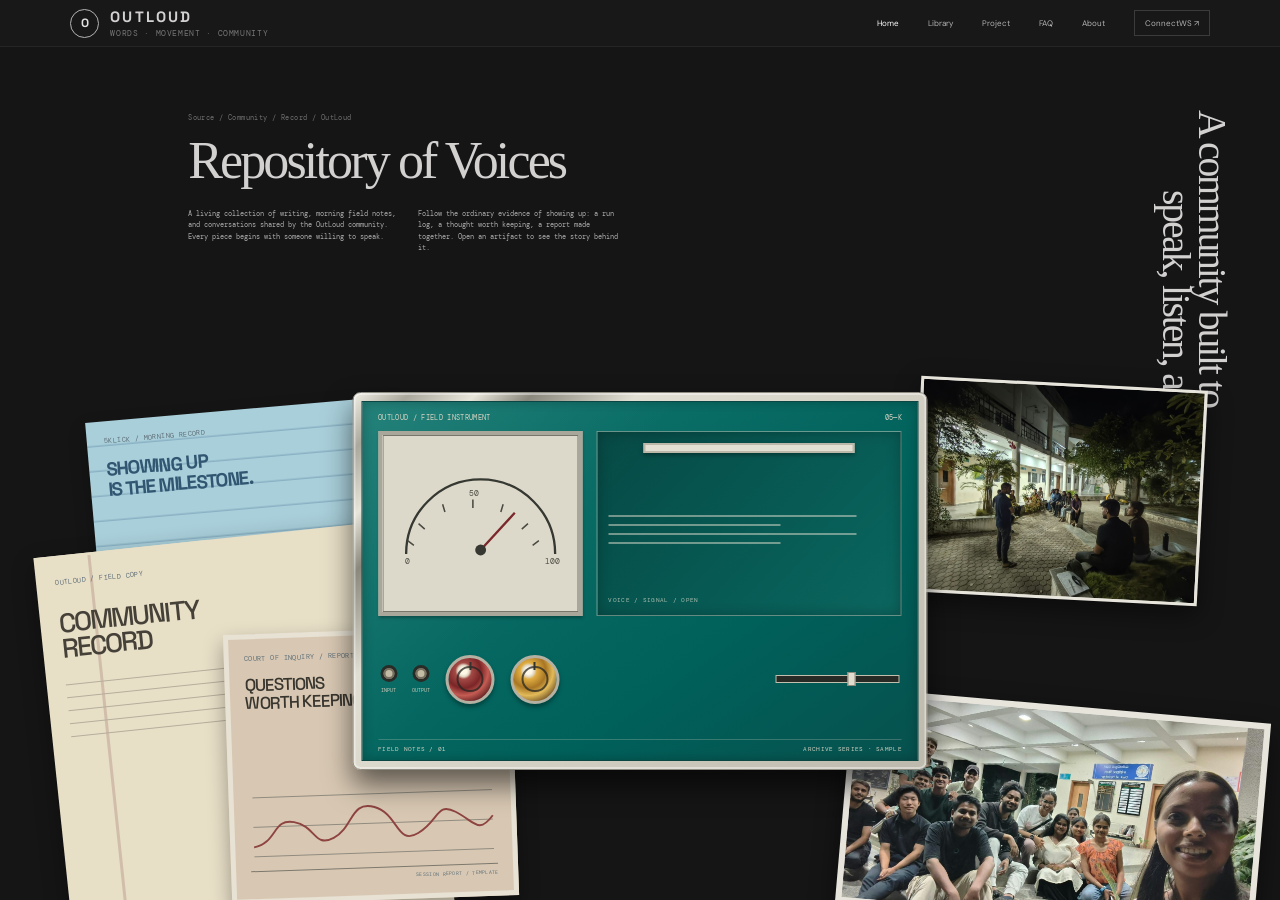
<file: index.html>
<!doctype html>
<html lang="en" class="archive-document">
  <head>
    <meta charset="UTF-8" />
    <meta name="viewport" content="width=device-width, initial-scale=1.0" />
    <meta name="theme-color" content="#151515" />
    <meta
      name="description"
      content="Browse the OutLoud community archive of writing, morning field notes, and conversations."
    />
    <title>OutLoud — Repository of Voices</title>
    <link rel="stylesheet" href="./site.css" />
    <link rel="stylesheet" href="./archive.css" />
    <script src="./site.js" defer></script>
  </head>
  <body class="archive-page">
    <main class="archive-stage">
      <p class="archive-motto">
        <span>A community built to</span>
        <span>speak, listen, and show up.</span>
      </p>

      <header class="site-header">
        <a class="brand" href="./index.html" aria-label="OutLoud home">
          <span class="brand-mark" aria-hidden="true">O</span>
          <span>OUTLOUD<span class="brand-caption">WORDS · MOVEMENT · COMMUNITY</span></span>
        </a>
        <button class="menu-toggle" type="button" aria-label="Open navigation" aria-expanded="false" aria-controls="primary-nav"><span></span></button>
        <nav class="primary-nav" id="primary-nav" aria-label="Main navigation">
          <a href="./index.html" aria-current="page">Home</a>
          <a href="./library.html">Library</a>
          <a href="./project.html">Project</a>
          <a href="./faq.html">FAQ</a>
          <a href="./about.html">About</a>
          <a class="nav-cta" href="./connectws.html">ConnectWS <span aria-hidden="true">↗</span></a>
        </nav>
      </header>

      <section class="archive-overview" aria-labelledby="archive-title">
        <p class="archive-breadcrumb">Source / Community / Record / OutLoud</p>
        <h1 id="archive-title">Repository of Voices</h1>
        <div class="archive-prose">
          <p>
            A living collection of writing, morning field notes, and conversations shared by the
            OutLoud community. Every piece begins with someone willing to speak.
          </p>
          <p>
            Follow the ordinary evidence of showing up: a run log, a thought worth keeping, a
            report made together. Open an artifact to see the story behind it.
          </p>
        </div>
      </section>

      <section class="archive-collage" aria-label="Featured community artifacts">
        <button
          class="archive-artifact artifact-paper artifact-paper--blue"
          type="button"
          data-title="A morning, marked"
          data-kind="5Klick / Field note"
          data-detail="A sample activity card for the photographs and personal milestones shared by the 5Klick group. Replace this visual with a real community field note when one is ready to publish."
          data-link="./project.html#fiveklick"
        >
          <span class="artifact-visual paper-blue" aria-hidden="true">
            <span class="paper-eyebrow">5KLICK / MORNING RECORD</span>
            <strong>SHOWING UP<br />IS THE MILESTONE.</strong>
            <span class="paper-grid">
              <span>DATE <i>FIELD NOTE</i></span>
              <span>PACE <i>PERSONAL</i></span>
              <span>ROUTE <i>TOGETHER</i></span>
            </span>
            <span class="paper-number">SAMPLE / 001</span>
          </span>
          <span class="artifact-sr-label">Open the sample 5Klick field note</span>
        </button>

        <button
          class="archive-artifact artifact-paper artifact-paper--folder"
          type="button"
          data-title="A note from the field"
          data-kind="Community / Sample record"
          data-detail="A placeholder for the small notes, reflections, and records the group chooses to keep. This is sample artwork, not a real member submission."
          data-link="./library.html"
        >
          <span class="artifact-visual paper-folder" aria-hidden="true">
            <span class="paper-eyebrow">OUTLOUD / FIELD COPY</span>
            <strong>COMMUNITY<br />RECORD</strong>
            <span class="folder-lines"><i></i><i></i><i></i><i></i><i></i></span>
            <span class="folder-stamp">OPEN<br />FILE</span>
            <span class="paper-number">WORDS · MOVEMENT · PEOPLE</span>
          </span>
          <span class="artifact-sr-label">Open the sample community record</span>
        </button>

        <button
          class="archive-artifact artifact-paper artifact-paper--report"
          type="button"
          data-title="Questions, carried forward"
          data-kind="Court of Inquiry / Report template"
          data-detail="A sample report layout for a Court of Inquiry session. Real reports can record the icebreaker, main speaker, discussion, and conclusion."
          data-link="./project.html#coi"
        >
          <span class="artifact-visual paper-report" aria-hidden="true">
            <span class="paper-eyebrow">COURT OF INQUIRY / REPORT</span>
            <strong>QUESTIONS<br />WORTH KEEPING.</strong>
            <svg viewBox="0 0 260 90" focusable="false">
              <path d="M4 13H256M4 44H256M4 75H256" />
              <path class="report-plot" d="M4 65c25-4 20-30 43-25s20 28 41 18 19-39 44-31 22 42 45 29 20-32 40-21 23 25 39 5" />
            </svg>
            <span class="paper-number">SESSION REPORT / TEMPLATE</span>
          </span>
          <span class="artifact-sr-label">Open the Court of Inquiry report template</span>
        </button>

        <button
          class="archive-artifact artifact-photo artifact-photo--coi"
          type="button"
          data-title="OutLoud, together"
          data-kind="Court of Inquiry / Community gathering"
          data-detail="A group selfie after an OutLoud gathering at the Department of Psychology."
          data-link="./connectws.html"
        >
          <span class="artifact-visual coi-photo" aria-hidden="true">
            <img class="coi-photo-image" src="./assets/community-selfie.jpeg" alt="" />
          </span>
          <span class="artifact-sr-label">Open the OutLoud community group selfie</span>
        </button>

        <button
          class="archive-artifact artifact-photo artifact-photo--run"
          type="button"
          data-title="An evening together"
          data-kind="Court of Inquiry / Community gathering"
          data-detail="An evening courtyard gathering for shared conversation and reflection."
          data-link="./connectws.html"
        >
          <span class="artifact-visual run-photo" aria-hidden="true">
            <img class="run-photo-image" src="./assets/community-gathering.jpeg" alt="" />
          </span>
          <span class="artifact-sr-label">Open the OutLoud evening community gathering photo</span>
        </button>

        <button
          class="archive-artifact artifact-console"
          type="button"
          data-title="The OutLoud field instrument"
          data-kind="Archive object / Placeholder artwork"
          data-detail="A made-for-now vector illustration inspired by archival equipment. Clickable placeholders will be replaced with your supplied artwork when it is ready."
          data-link="./library.html"
        >
          <span class="artifact-visual console-shell" aria-hidden="true">
            <span class="console-face">
              <span class="console-heading"><span>OUTLOUD / FIELD INSTRUMENT</span><b>05—K</b></span>
              <span class="console-top">
                <span class="meter-window">
                  <svg viewBox="0 0 240 120" focusable="false">
                    <path class="meter-arc" d="M24 99a96 96 0 0 1 192 0" />
                    <path class="meter-tick" d="M34 88 26 82m22-15-8-7m34-15-3-10m39 5V29m39 6-3 10m35 15-8 7m22 15-8 6" />
                    <path class="meter-needle" d="m120 94 44-48" />
                    <circle cx="120" cy="94" r="7" />
                    <text x="23" y="112">0</text><text x="105" y="25">50</text><text x="203" y="112">100</text>
                  </svg>
                </span>
                <span class="console-screen">
                  <span class="screen-slot"></span>
                  <span class="screen-lines"><i></i><i></i><i></i><i></i></span>
                  <span class="screen-reading">VOICE / SIGNAL / OPEN</span>
                </span>
              </span>
              <span class="console-bottom">
                <span class="console-port"><i></i><small>INPUT</small></span>
                <span class="console-port"><i></i><small>OUTPUT</small></span>
                <span class="console-knob console-knob--wine"><i></i></span>
                <span class="console-knob console-knob--gold"><i></i></span>
                <span class="console-slider"><i></i></span>
              </span>
              <span class="console-foot"><span>FIELD NOTES / 01</span><span>ARCHIVE SERIES · SAMPLE</span></span>
            </span>
          </span>
          <span class="artifact-sr-label">Open the OutLoud archive instrument artwork</span>
        </button>

      </section>

      <dialog class="artifact-dialog" aria-labelledby="artifact-dialog-title">
        <div class="artifact-dialog-inner">
          <div class="dialog-art" aria-hidden="true"></div>
          <section class="dialog-copy">
            <div class="dialog-heading">
              <p class="dialog-kind"></p>
              <button class="dialog-close" type="button" aria-label="Close artifact">×</button>
            </div>
            <p class="dialog-index">OUTLOUD / COMMUNITY ARCHIVE</p>
            <h2 id="artifact-dialog-title"></h2>
            <p class="dialog-detail"></p>
            <a class="dialog-link" href="./library.html">Explore more <span aria-hidden="true">↗</span></a>
          </section>
        </div>
      </dialog>
    </main>
  </body>
</html>
</file>
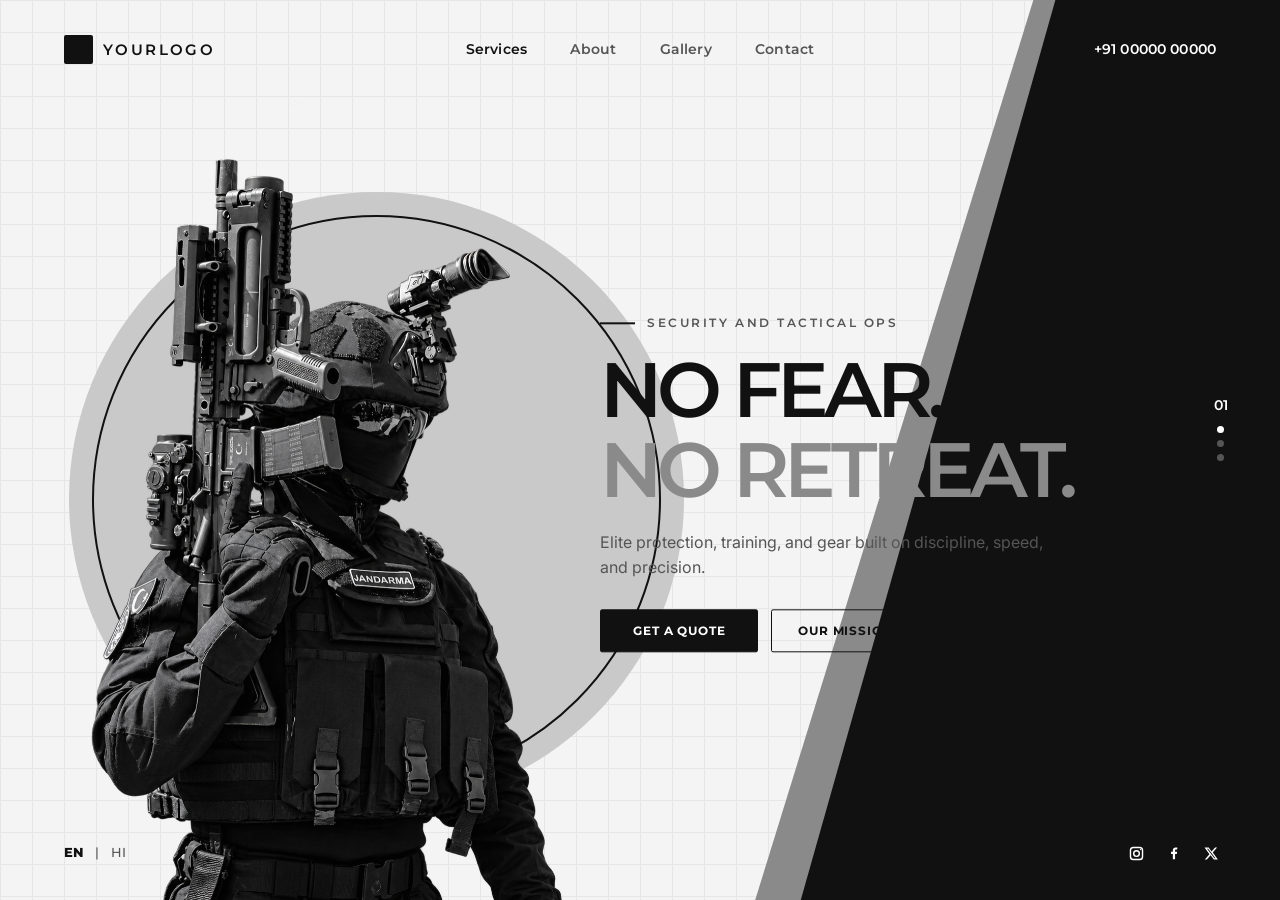
<file: 5Klick/index.html>
<!doctype html>
<html lang="en">
  <head>
    <meta charset="UTF-8" />
    <meta name="viewport" content="width=device-width, initial-scale=1.0" />
    <meta name="theme-color" content="#F4F4F4" />
    <meta
      name="description"
      content="Elite protection, training, and gear built on discipline, speed, and precision."
    />
    <title>YOURLOGO — Security and Tactical Ops</title>
    <link rel="preconnect" href="https://fonts.googleapis.com" />
    <link rel="preconnect" href="https://fonts.gstatic.com" crossorigin />
    <link
      href="https://fonts.googleapis.com/css2?family=Inter:wght@400;500;600&family=Montserrat:wght@500;600;700;800&display=swap"
      rel="stylesheet"
    />
    <link rel="stylesheet" href="style.css" />
    <script src="script.js" defer></script>
  </head>
  <body>
    <main>
      <section class="hero" id="hero" aria-label="Security and tactical operations">
        <div class="circle" aria-hidden="true">
          <span class="circle-ring"></span>
        </div>

        <img
          class="soldier"
          src="asset/OutLoudIntroPic.png"
          alt="Black-and-white portrait of a soldier in tactical gear"
          fetchpriority="high"
        />

        <header class="site-header">
          <a class="brand" href="#hero" aria-label="YOURLOGO home">
            <span class="brand-symbol" aria-hidden="true"></span>
            <span>YOURLOGO</span>
          </a>

          <button
            class="menu-toggle"
            type="button"
            aria-label="Open navigation"
            aria-expanded="false"
            aria-controls="primary-navigation"
          >
            <span></span>
            <span></span>
            <span></span>
          </button>

          <nav class="primary-navigation" id="primary-navigation" aria-label="Main navigation">
            <a href="#hero">Services</a>
            <a href="#hero">About</a>
            <a href="#hero">Gallery</a>
            <a href="#hero">Contact</a>
          </nav>

          <a class="phone" href="tel:+910000000000">+91 00000 00000</a>
        </header>

        <div class="diagonal-slash" aria-hidden="true"></div>
        <div class="diagonal-panel" aria-hidden="true"></div>

        <div class="hero-copy">
          <p class="eyebrow"><span aria-hidden="true"></span>Security and tactical ops</p>
          <h1>
            <span class="headline-line"><span>No fear.</span></span>
            <span class="headline-line headline-line--muted"><span>No retreat.</span></span>
          </h1>
          <p class="intro">
            Elite protection, training, and gear built on discipline, speed, and precision.
          </p>
          <div class="hero-actions">
            <a class="button button--primary" href="#hero">Get a quote</a>
            <a class="button button--outline" href="#hero">Our missions</a>
          </div>
        </div>

        <aside class="slide-counter" aria-label="Slide 1 of 3">
          <span class="slide-number">01</span>
          <span class="slide-dot slide-dot--active"></span>
          <span class="slide-dot"></span>
          <span class="slide-dot"></span>
        </aside>

        <div class="language-switch" aria-label="Language">
          <a class="language-active" href="#hero" lang="en">EN</a>
          <span aria-hidden="true">|</span>
          <a href="#hero" lang="hi">HI</a>
        </div>

        <nav class="social-links" aria-label="Social media">
          <a href="https://www.instagram.com/" aria-label="Instagram">
            <svg viewBox="0 0 24 24" aria-hidden="true">
              <rect x="3.5" y="3.5" width="17" height="17" rx="4"></rect>
              <circle cx="12" cy="12" r="4"></circle>
              <circle class="icon-fill" cx="17.7" cy="6.5" r="1"></circle>
            </svg>
          </a>
          <a href="https://www.facebook.com/" aria-label="Facebook">
            <svg viewBox="0 0 24 24" aria-hidden="true">
              <path d="M14.2 20v-7.3h2.5l.4-3h-2.9V7.8c0-.9.3-1.5 1.5-1.5h1.6V3.6a20 20 0 0 0-2.3-.1c-2.3 0-3.9 1.4-3.9 4v2.2H8.5v3h2.6V20"></path>
            </svg>
          </a>
          <a href="https://x.com/" aria-label="X">
            <svg viewBox="0 0 24 24" aria-hidden="true">
              <path d="M18.5 3.5h2.8l-6.1 7 7.2 10h-5.7l-4.5-6.1-5.4 6.1H4l6.5-7.5L3.6 3.5h5.8l4.1 5.6 5-5.6Zm-1 15.2H19L8.7 5.2H7.1l10.4 13.5Z"></path>
            </svg>
          </a>
        </nav>
      </section>
    </main>
  </body>
</html>
</file>
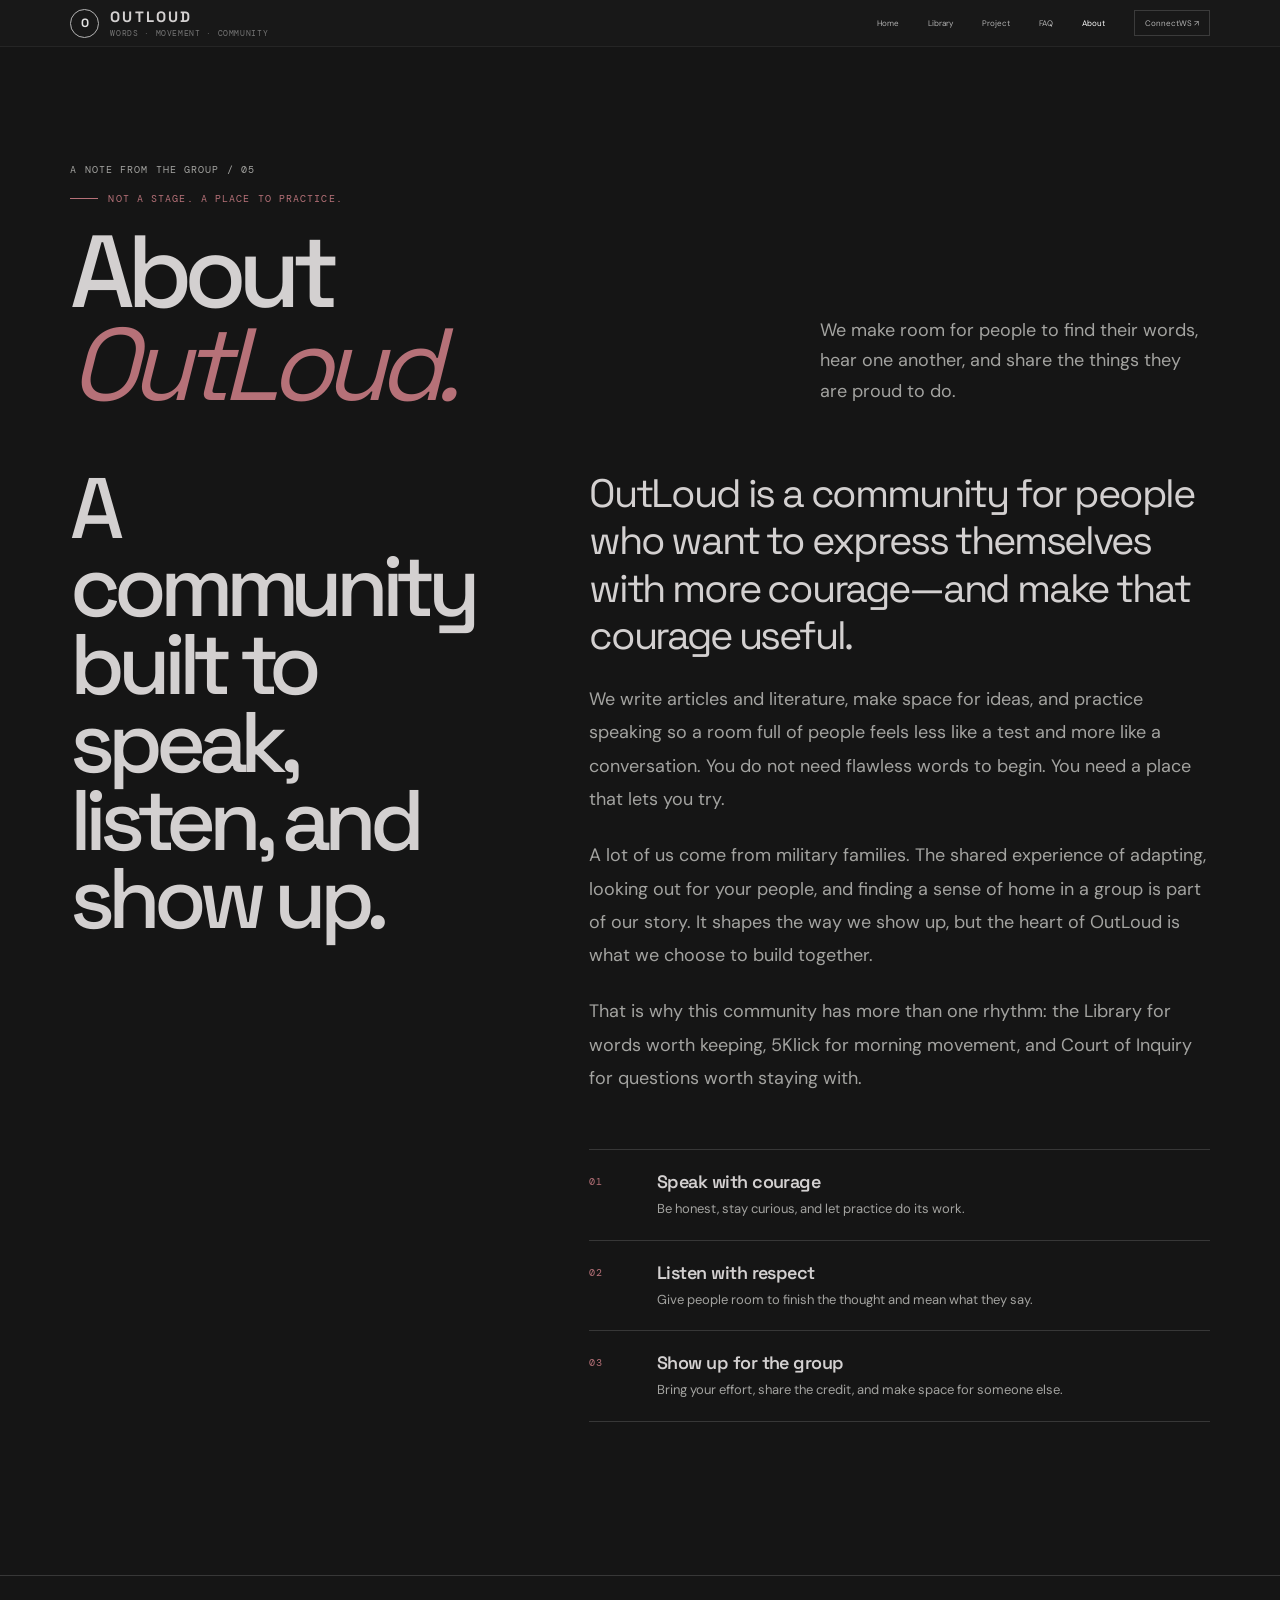
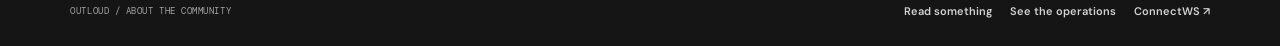
<file: about.html>
<!doctype html>
<html lang="en">
  <head>
    <meta charset="UTF-8" />
    <meta name="viewport" content="width=device-width, initial-scale=1.0" />
    <meta name="theme-color" content="#151515" />
    <meta name="description" content="Meet OutLoud: a community for expression, curiosity, and showing up for one another." />
    <title>About — OutLoud</title>
    <link rel="stylesheet" href="./site.css" />
    <script src="./site.js" defer></script>
  </head>
  <body>
    <header class="site-header">
      <a class="brand" href="./index.html" aria-label="OutLoud home">
        <span class="brand-mark" aria-hidden="true">O</span>
        <span>OUTLOUD<span class="brand-caption">WORDS · MOVEMENT · COMMUNITY</span></span>
      </a>
      <button class="menu-toggle" type="button" aria-label="Open navigation" aria-expanded="false" aria-controls="primary-nav"><span></span></button>
      <nav class="primary-nav" id="primary-nav" aria-label="Main navigation">
        <a href="./index.html">Home</a><a href="./library.html">Library</a>
        <a href="./project.html">Project</a><a href="./faq.html">FAQ</a><a href="./about.html" aria-current="page">About</a>
        <a class="nav-cta" href="./connectws.html">ConnectWS <span aria-hidden="true">↗</span></a>
      </nav>
    </header>

    <main class="page-main">
      <section class="page-intro wrap">
        <div>
          <span class="micro-label page-number">A NOTE FROM THE GROUP / 05</span>
          <p class="eyebrow">Not a stage. A place to practice.</p>
          <h1 class="display-title">About<br /><em>OutLoud.</em></h1>
        </div>
        <p class="lead">We make room for people to find their words, hear one another, and share the things they are proud to do.</p>
      </section>

      <section class="about-grid wrap">
        <h2 class="display-title">A community built to speak, listen, and show up.</h2>
        <div class="about-copy">
          <p>OutLoud is a community for people who want to express themselves with more courage—and make that courage useful.</p>
          <p>We write articles and literature, make space for ideas, and practice speaking so a room full of people feels less like a test and more like a conversation. You do not need flawless words to begin. You need a place that lets you try.</p>
          <p>A lot of us come from military families. The shared experience of adapting, looking out for your people, and finding a sense of home in a group is part of our story. It shapes the way we show up, but the heart of OutLoud is what we choose to build together.</p>
          <p>That is why this community has more than one rhythm: the Library for words worth keeping, 5Klick for morning movement, and Court of Inquiry for questions worth staying with.</p>

          <div class="value-list" aria-label="What guides OutLoud">
            <article class="value-row">
              <span class="micro-label">01</span>
              <div><h2>Speak with courage</h2><p>Be honest, stay curious, and let practice do its work.</p></div>
            </article>
            <article class="value-row">
              <span class="micro-label">02</span>
              <div><h2>Listen with respect</h2><p>Give people room to finish the thought and mean what they say.</p></div>
            </article>
            <article class="value-row">
              <span class="micro-label">03</span>
              <div><h2>Show up for the group</h2><p>Bring your effort, share the credit, and make space for someone else.</p></div>
            </article>
          </div>
        </div>
      </section>
    </main>

    <footer class="site-footer">
      <div class="footer-inner">
        <p>OUTLOUD / ABOUT THE COMMUNITY</p>
        <nav class="footer-links" aria-label="Footer navigation">
          <a href="./library.html">Read something</a><a href="./project.html">See the operations</a><a href="./connectws.html">ConnectWS ↗</a>
        </nav>
      </div>
    </footer>
  </body>
</html>
</file>
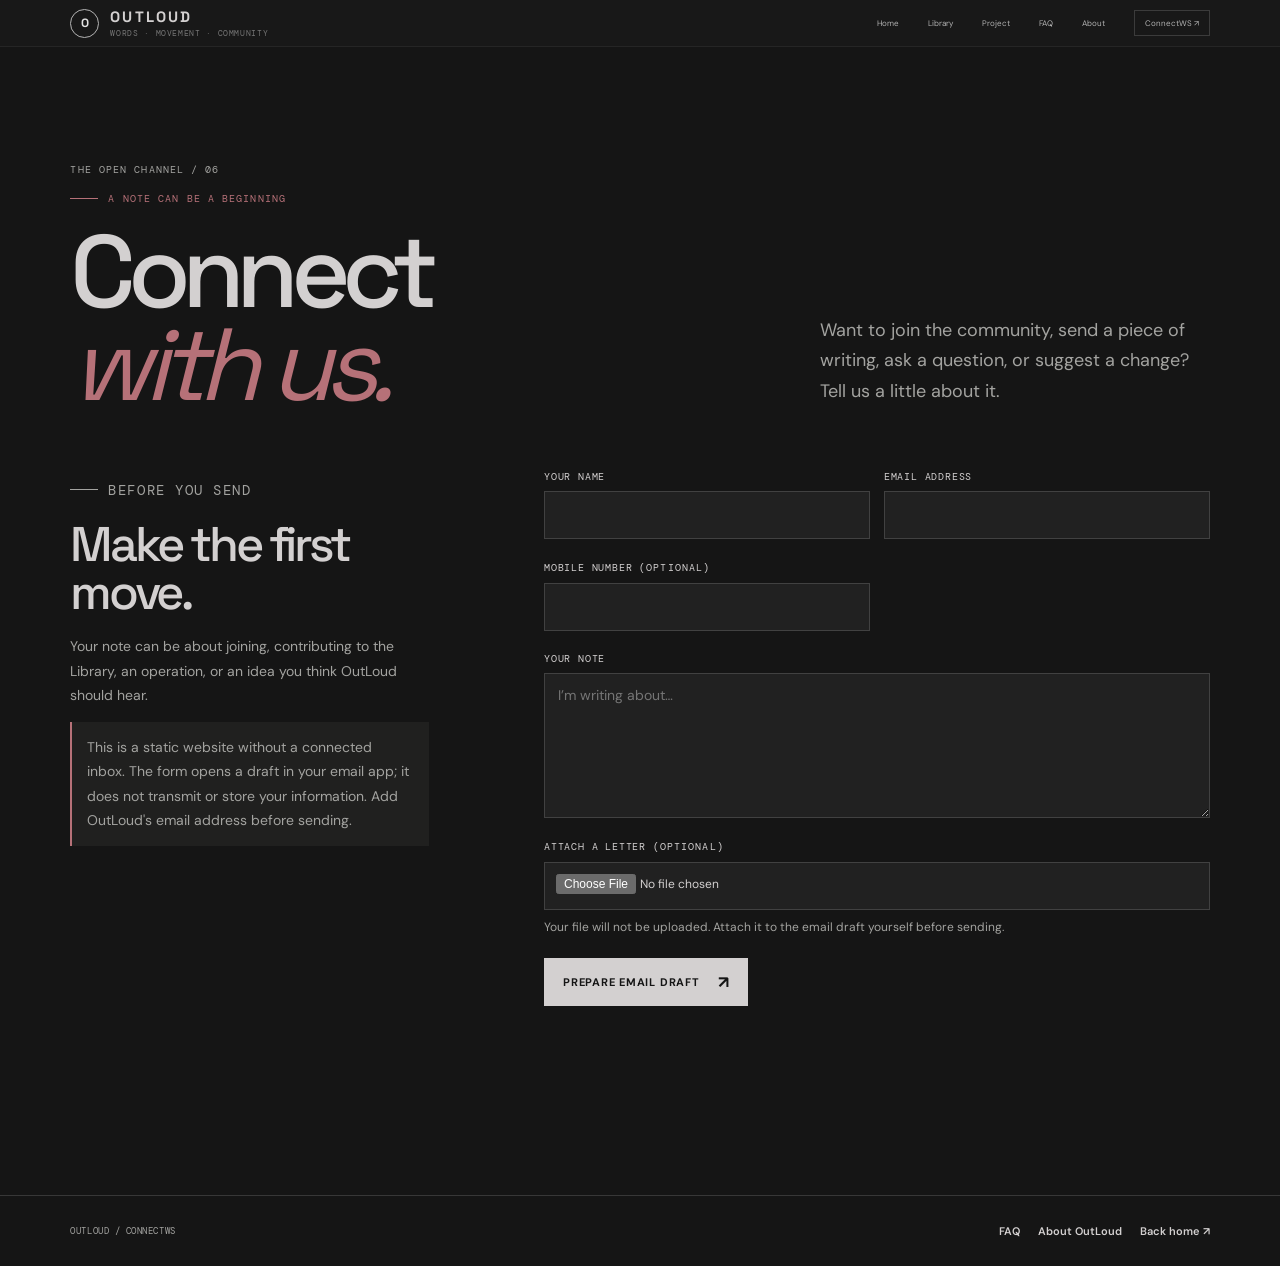
<file: connectws.html>
<!doctype html>
<html lang="en">
  <head>
    <meta charset="UTF-8" />
    <meta name="viewport" content="width=device-width, initial-scale=1.0" />
    <meta name="theme-color" content="#151515" />
    <meta name="description" content="Get in touch with OutLoud to ask a question, share an idea, or ask about joining." />
    <title>ConnectWS — OutLoud</title>
    <link rel="stylesheet" href="./site.css" />
    <script src="./site.js" defer></script>
  </head>
  <body>
    <header class="site-header">
      <a class="brand" href="./index.html" aria-label="OutLoud home">
        <span class="brand-mark" aria-hidden="true">O</span>
        <span>OUTLOUD<span class="brand-caption">WORDS · MOVEMENT · COMMUNITY</span></span>
      </a>
      <button class="menu-toggle" type="button" aria-label="Open navigation" aria-expanded="false" aria-controls="primary-nav"><span></span></button>
      <nav class="primary-nav" id="primary-nav" aria-label="Main navigation">
        <a href="./index.html">Home</a><a href="./library.html">Library</a>
        <a href="./project.html">Project</a><a href="./faq.html">FAQ</a><a href="./about.html">About</a>
        <a class="nav-cta" href="./connectws.html" aria-current="page">ConnectWS <span aria-hidden="true">↗</span></a>
      </nav>
    </header>

    <main class="page-main">
      <section class="page-intro wrap">
        <div>
          <span class="micro-label page-number">THE OPEN CHANNEL / 06</span>
          <p class="eyebrow">A note can be a beginning</p>
          <h1 class="display-title">Connect<br /><em>with us.</em></h1>
        </div>
        <p class="lead">Want to join the community, send a piece of writing, ask a question, or suggest a change? Tell us a little about it.</p>
      </section>

      <section class="contact-layout wrap" aria-label="Contact OutLoud">
        <aside class="contact-aside">
          <p class="eyebrow">Before you send</p>
          <h2>Make the first move.</h2>
          <p>Your note can be about joining, contributing to the Library, an operation, or an idea you think OutLoud should hear.</p>
          <p class="notice">This is a static website without a connected inbox. The form opens a draft in your email app; it does not transmit or store your information. Add OutLoud's email address before sending.</p>
        </aside>

        <form class="contact-form">
          <div class="form-field">
            <label for="contact-name">Your name</label>
            <input id="contact-name" name="name" autocomplete="name" required />
          </div>
          <div class="form-field">
            <label for="contact-email">Email address</label>
            <input id="contact-email" name="email" type="email" autocomplete="email" required />
          </div>
          <div class="form-field">
            <label for="contact-phone">Mobile number <span class="micro-label">(optional)</span></label>
            <input id="contact-phone" name="phone" type="tel" autocomplete="tel" />
          </div>
          <div class="form-field form-field--wide">
            <label for="contact-message">Your note</label>
            <textarea id="contact-message" name="message" placeholder="I’m writing about…" required></textarea>
          </div>
          <div class="form-field form-field--wide">
            <label for="contact-letter">Attach a letter <span class="micro-label">(optional)</span></label>
            <input id="contact-letter" name="letter" type="file" accept=".pdf,.doc,.docx,.txt,.jpg,.jpeg,.png" />
            <span class="form-help">Your file will not be uploaded. Attach it to the email draft yourself before sending.</span>
          </div>
          <button class="button button--dark form-submit" type="submit">Prepare email draft <span class="button-arrow" aria-hidden="true">↗</span></button>
          <p class="form-status" role="status" aria-live="polite"></p>
        </form>
      </section>
    </main>

    <footer class="site-footer">
      <div class="footer-inner">
        <p>OUTLOUD / CONNECTWS</p>
        <nav class="footer-links" aria-label="Footer navigation">
          <a href="./faq.html">FAQ</a><a href="./about.html">About OutLoud</a><a href="./index.html">Back home ↗</a>
        </nav>
      </div>
    </footer>
  </body>
</html>
</file>
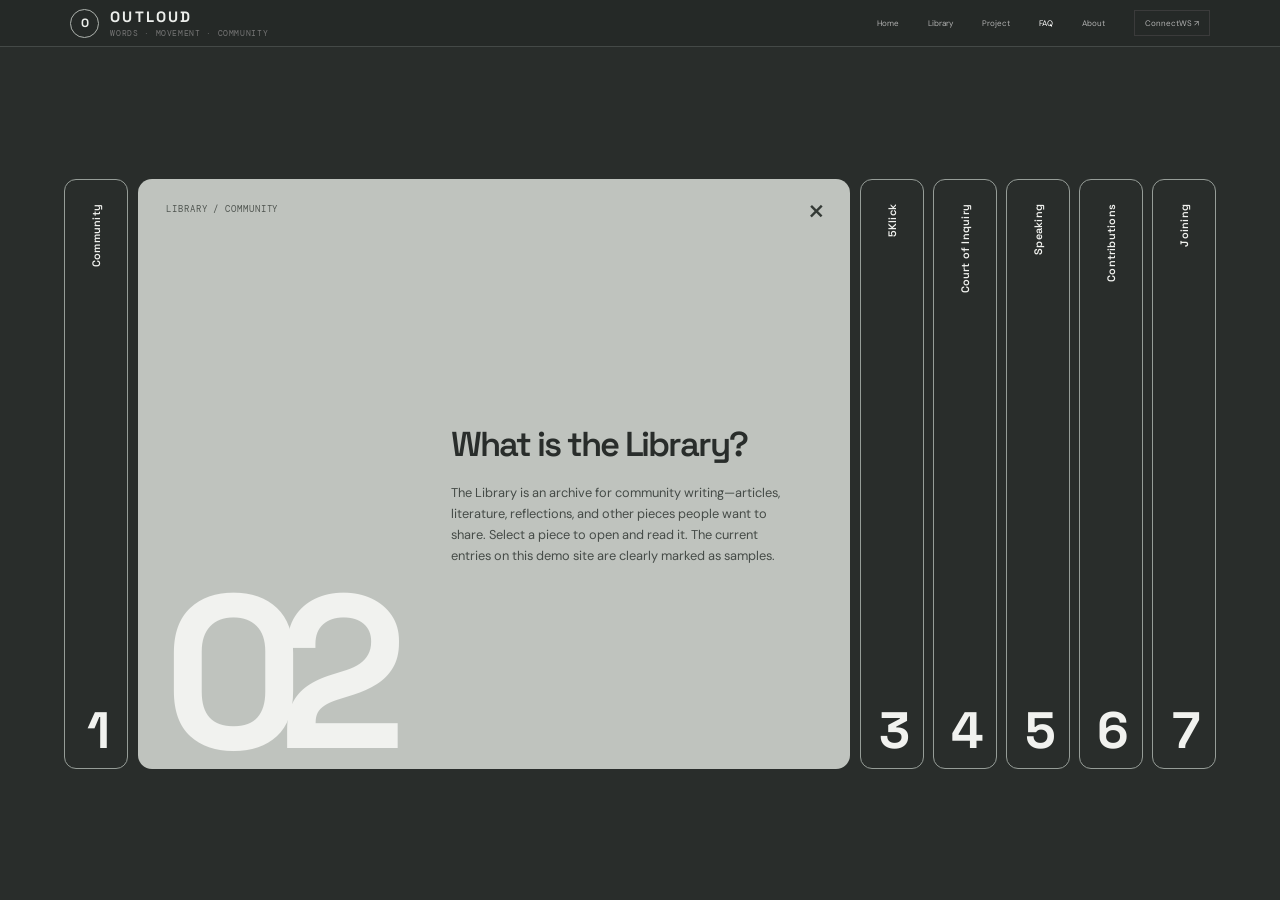
<file: faq.html>
<!doctype html>
<html lang="en">
  <head>
    <meta charset="UTF-8" />
    <meta name="viewport" content="width=device-width, initial-scale=1.0" />
    <meta name="theme-color" content="#292d2b" />
    <meta name="description" content="Frequently asked questions about OutLoud, the Library, and our operations." />
    <title>FAQ — OutLoud</title>
    <link rel="stylesheet" href="./site.css" />
    <link rel="stylesheet" href="./faq.css" />
    <script src="./site.js" defer></script>
    <script src="./faq.js" defer></script>
  </head>
  <body class="faq-page">
    <header class="site-header">
      <a class="brand" href="./index.html" aria-label="OutLoud home">
        <span class="brand-mark" aria-hidden="true">O</span>
        <span>OUTLOUD<span class="brand-caption">WORDS · MOVEMENT · COMMUNITY</span></span>
      </a>
      <button class="menu-toggle" type="button" aria-label="Open navigation" aria-expanded="false" aria-controls="primary-nav"><span></span></button>
      <nav class="primary-nav" id="primary-nav" aria-label="Main navigation">
        <a href="./index.html">Home</a><a href="./library.html">Library</a>
        <a href="./project.html">Project</a><a href="./faq.html" aria-current="page">FAQ</a><a href="./about.html">About</a>
        <a class="nav-cta" href="./connectws.html">ConnectWS <span aria-hidden="true">↗</span></a>
      </nav>
    </header>

    <main class="faq-main">
      <section class="faq-experience" data-faq aria-label="Frequently asked questions">
        <nav class="faq-tabs faq-tabs--left" data-faq-left aria-label="Earlier questions"></nav>

        <article class="faq-panel" id="faq-panel" aria-live="polite">
          <button class="faq-close" type="button" data-faq-close aria-label="Clear selected question">×</button>
          <p class="faq-panel-label" data-faq-category>LIBRARY / COMMUNITY</p>
          <span class="faq-panel-number" data-faq-number aria-hidden="true">02</span>
          <div class="faq-panel-copy">
            <h1 class="faq-panel-question" data-faq-question tabindex="-1">What is the Library?</h1>
            <p class="faq-panel-answer" data-faq-answer>The Library is an archive for community writing—articles, literature, reflections, and other pieces people want to share. Select a piece to open and read it. The current entries on this demo site are clearly marked as samples.</p>
          </div>
        </article>

        <nav class="faq-tabs faq-tabs--right" data-faq-right aria-label="Later questions"></nav>

        <template data-faq-items>
          <button class="faq-tab" type="button" data-faq-index="0" data-faq-category="OUTLOUD / COMMUNITY" data-faq-question="What is OutLoud?" data-faq-answer="OutLoud is a community for expressing ideas, building confidence through practice, and sharing what the group does. That includes writing, thoughtful conversation, and showing up for one another." aria-label="Open question 01: Community">
            <span class="faq-tab-label">Community</span><span class="faq-tab-number">1</span>
          </button>
          <button class="faq-tab" type="button" data-faq-index="1" data-faq-category="LIBRARY / COMMUNITY" data-faq-question="What is the Library?" data-faq-answer="The Library is an archive for community writing—articles, literature, reflections, and other pieces people want to share. Select a piece to open and read it. The current entries on this demo site are clearly marked as samples." aria-label="Open question 02: Library">
            <span class="faq-tab-label">Library</span><span class="faq-tab-number">2</span>
          </button>
          <button class="faq-tab" type="button" data-faq-index="2" data-faq-category="5KLICK / MORNING MOVEMENT" data-faq-question="What does 5Klick involve?" data-faq-answer="It is the group's morning running practice. Members share photographs and personal milestones, celebrating consistency and effort rather than comparing everyone's pace." aria-label="Open question 03: 5Klick">
            <span class="faq-tab-label">5Klick</span><span class="faq-tab-number">3</span>
          </button>
          <button class="faq-tab" type="button" data-faq-index="3" data-faq-category="COURT OF INQUIRY / CONVERSATION" data-faq-question="What happens at a Court of Inquiry?" data-faq-answer="The group meets twice a week to explore a chosen topic. A session can include an icebreaker, a main speaker, open discussion, and a written report of the conclusion and remaining questions." aria-label="Open question 04: Court of Inquiry">
            <span class="faq-tab-label">Court of Inquiry</span><span class="faq-tab-number">4</span>
          </button>
          <button class="faq-tab" type="button" data-faq-index="4" data-faq-category="SPEAKING / PRACTICE" data-faq-question="Do I need to be a confident speaker already?" data-faq-answer="No. OutLoud is about practice, not performing perfection. You can listen, write, ask a question, or take a small turn when you are ready." aria-label="Open question 05: Speaking">
            <span class="faq-tab-label">Speaking</span><span class="faq-tab-number">5</span>
          </button>
          <button class="faq-tab" type="button" data-faq-index="5" data-faq-category="CONTRIBUTIONS / LIBRARY" data-faq-question="Can I contribute an article or a field note?" data-faq-answer="Yes. Use ConnectWS to send a note about your idea. The writing on the public Library should be shared with the writer's permission; the examples there are placeholders, not actual member submissions." aria-label="Open question 06: Contributions">
            <span class="faq-tab-label">Contributions</span><span class="faq-tab-number">6</span>
          </button>
          <button class="faq-tab" type="button" data-faq-index="6" data-faq-category="JOIN / CONNECTWS" data-faq-question="How can I join or suggest a change?" data-faq-answer="Open ConnectWS and tell us whether you are interested in joining or have a suggestion. The current form prepares an email draft; this static site does not send or store your submission." aria-label="Open question 07: Joining">
            <span class="faq-tab-label">Joining</span><span class="faq-tab-number">7</span>
          </button>
        </template>
      </section>
    </main>
  </body>
</html>
</file>
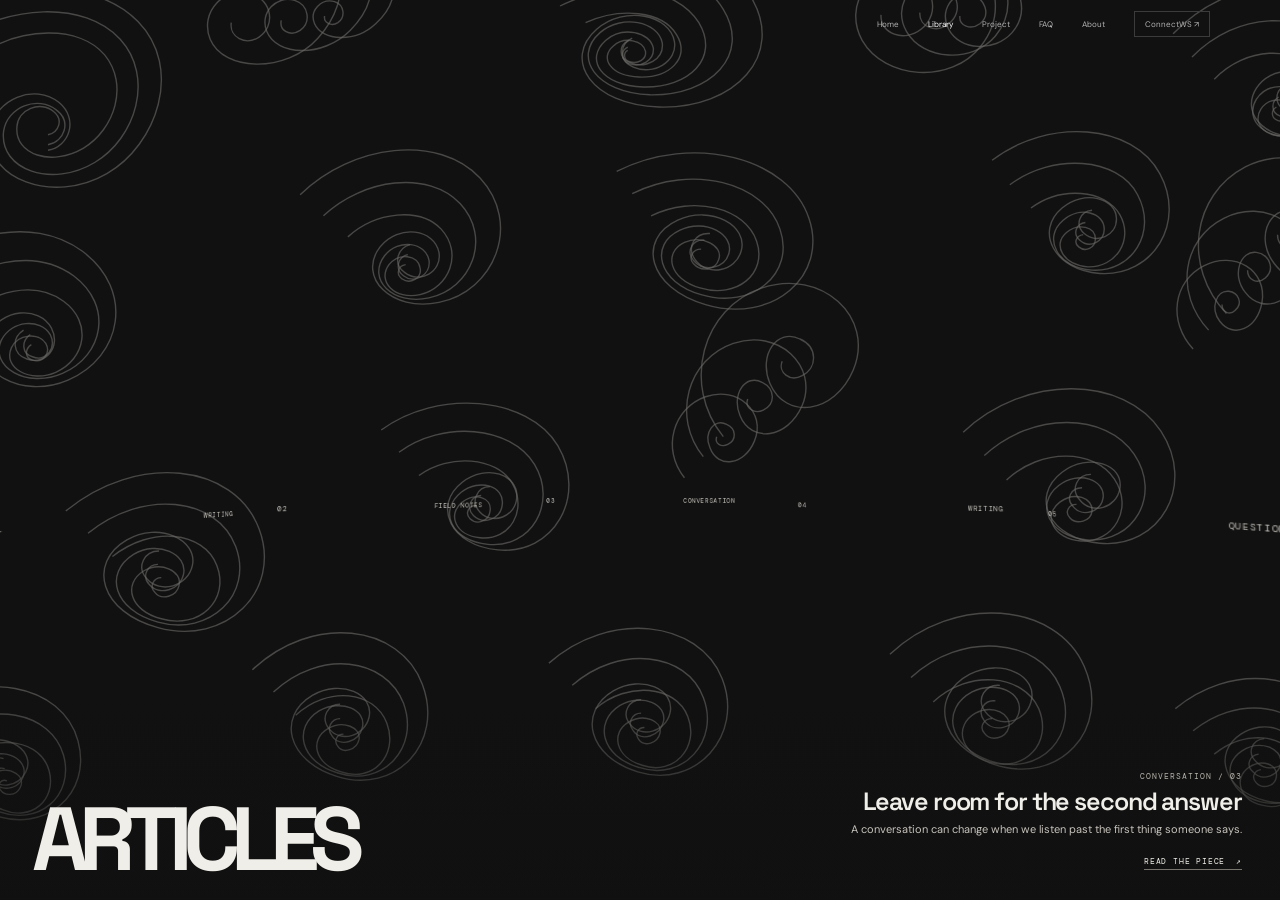
<file: library.html>
<!doctype html>
<html lang="en" class="library-document">
<head>
  <meta charset="utf-8">
  <meta name="viewport" content="width=device-width, initial-scale=1">
  <meta name="theme-color" content="#121212">
  <title>Library | OutLoud</title>
  <link rel="stylesheet" href="site.css">
  <link rel="stylesheet" href="library.css">
  <script src="site.js" defer></script>
</head>
<body class="library-page">
  <main class="library-stage">
    <article class="library-panel">
      <header class="site-header library-site-header">
        <button class="menu-toggle" type="button" aria-label="Open navigation" aria-expanded="false" aria-controls="library-primary-nav">
          <span></span>
        </button>
        <nav class="primary-nav" id="library-primary-nav" aria-label="Main navigation">
          <a href="./index.html">Home</a>
          <a href="./library.html" aria-current="page">Library</a>
          <a href="./project.html">Project</a>
          <a href="./faq.html">FAQ</a>
          <a href="./about.html">About</a>
          <a class="nav-cta" href="./connectws.html">ConnectWS <span aria-hidden="true">↗</span></a>
        </nav>
      </header>

      <section class="library-gallery" aria-label="Browse the OutLoud library">
        <div class="library-track" role="group" aria-label="Story cards">
          <button class="library-card" type="button" data-story="first-word"
            data-category="Writing / 01"
            data-title="The first word is the hardest"
            data-description="A small reflection on beginning before the sentence feels ready."
            aria-pressed="false">
            <span class="library-cover cover--voice" aria-hidden="true">
              <span class="cover-kicker">OUTLOUD / NOTES</span>
              <span class="cover-glyph">“</span>
              <span class="cover-rule"></span>
              <span class="cover-caption">MAKE ROOM<br>FOR THE WORD</span>
            </span>
            <span class="library-card-caption"><span>01</span><span>Writing</span></span>
          </button>

          <button class="library-card" type="button" data-story="morning"
            data-category="Field notes / 02"
            data-title="A morning measured in small things"
            data-description="A field note about attention, routine, and the details we usually pass by."
            aria-pressed="false">
            <span class="library-cover cover--morning" aria-hidden="true">
              <span class="cover-kicker">FIELD NOTE / 05K</span>
              <span class="morning-sun"></span>
              <span class="morning-hill"></span>
              <span class="morning-figure"></span>
              <span class="cover-caption">NOTICE<br>WHAT STAYS</span>
            </span>
            <span class="library-card-caption"><span>02</span><span>Field notes</span></span>
          </button>

          <button class="library-card is-active" type="button" data-story="second-answer"
            data-category="Conversation / 03"
            data-title="Leave room for the second answer"
            data-description="A conversation can change when we listen past the first thing someone says."
            aria-pressed="true">
            <span class="library-cover cover--listening" aria-hidden="true">
              <span class="cover-kicker">CONVERSATION / 03</span>
              <span class="listening-leaf listening-leaf--one"></span>
              <span class="listening-leaf listening-leaf--two"></span>
              <span class="listening-paper">
                <span>LISTEN</span>
                <span class="paper-rule"></span>
                <span class="paper-rule paper-rule--short"></span>
              </span>
              <span class="cover-caption">STAY A LITTLE<br>LONGER</span>
            </span>
            <span class="library-card-caption"><span>03</span><span>Conversation</span></span>
          </button>

          <button class="library-card" type="button" data-story="practice"
            data-category="Writing / 04"
            data-title="Practice, not permission"
            data-description="Finding a voice is less like being chosen and more like returning to the page."
            aria-pressed="false">
            <span class="library-cover cover--practice" aria-hidden="true">
              <span class="cover-kicker">ON WRITING / 04</span>
              <span class="practice-title">SAY<br>IT</span>
              <span class="practice-line"></span>
              <span class="cover-caption">THEN SAY<br>IT AGAIN</span>
            </span>
            <span class="library-card-caption"><span>04</span><span>Writing</span></span>
          </button>

          <button class="library-card" type="button" data-story="questions"
            data-category="Questions / 05"
            data-title="Questions worth carrying forward"
            data-description="A handful of open questions for the conversations we have not had yet."
            aria-pressed="false">
            <span class="library-cover cover--questions" aria-hidden="true">
              <span class="cover-kicker">OPEN QUESTIONS / 05</span>
              <span class="question-mark">?</span>
              <span class="question-paper question-paper--back"></span>
              <span class="question-paper question-paper--front"></span>
              <span class="cover-caption">KEEP<br>ASKING</span>
            </span>
            <span class="library-card-caption"><span>05</span><span>Questions</span></span>
          </button>

          <button class="library-card" type="button" data-story="belonging"
            data-category="Community / 06"
            data-title="Every voice belongs in the room"
            data-description="Building a room where people can speak without needing to sound the same."
            aria-pressed="false">
            <span class="library-cover cover--belonging" aria-hidden="true">
              <span class="cover-kicker">TOGETHER / 06</span>
              <span class="belonging-ring belonging-ring--outer"></span>
              <span class="belonging-ring belonging-ring--inner"></span>
              <span class="belonging-dot"></span>
              <span class="cover-caption">MAKE ROOM<br>FOR EACH OTHER</span>
            </span>
            <span class="library-card-caption"><span>06</span><span>Community</span></span>
          </button>

          <button class="library-card" type="button" data-story="pause"
            data-category="Conversation / 07"
            data-title="The story behind the pause"
            data-description="Sometimes silence is not empty; it is where the truer answer gathers."
            aria-pressed="false">
            <span class="library-cover cover--pause" aria-hidden="true">
              <span class="cover-kicker">A MOMENT / 07</span>
              <span class="pause-circle"></span>
              <span class="pause-mark"></span>
              <span class="cover-caption">LET THE<br>QUIET SPEAK</span>
            </span>
            <span class="library-card-caption"><span>07</span><span>Conversation</span></span>
          </button>

          <button class="library-card" type="button" data-story="small-steps"
            data-category="Field notes / 08"
            data-title="Small steps still move us"
            data-description="A reminder that showing up, even imperfectly, is movement."
            aria-pressed="false">
            <span class="library-cover cover--steps" aria-hidden="true">
              <span class="cover-kicker">KEEP GOING / 08</span>
              <span class="steps-path"></span>
              <span class="steps-sun"></span>
              <span class="cover-caption">ONE THING<br>AT A TIME</span>
            </span>
            <span class="library-card-caption"><span>08</span><span>Field notes</span></span>
          </button>
        </div>
      </section>

      <section class="library-feature" aria-live="polite">
        <h1 class="library-wordmark">ARTICLES</h1>
        <div class="library-feature-copy">
          <p class="library-feature-category" id="library-feature-category">Conversation / 03</p>
          <h2 id="library-feature-title">Leave room for the second answer</h2>
          <p class="library-feature-description" id="library-feature-description">
            A conversation can change when we listen past the first thing someone says.
          </p>
          <button class="library-read-button" id="library-read-button" type="button">
            Read the piece <span aria-hidden="true">↗</span>
          </button>
        </div>
      </section>
    </article>
  </main>

  <dialog class="library-dialog" aria-labelledby="library-dialog-title">
    <div class="library-dialog-inner">
      <div class="library-dialog-header">
        <p class="library-dialog-category"></p>
        <button class="library-dialog-close" type="button" aria-label="Close story">Close <span aria-hidden="true">×</span></button>
      </div>
      <h2 id="library-dialog-title"></h2>
      <div class="library-dialog-body"></div>
    </div>
  </dialog>

  <template id="story-first-word">
    <p>The first word is the hardest because it has to cross the distance between what we feel and what we are willing to say.</p>
    <p>We wait for the perfect opening, the sentence that arrives already polished. Most of the time, it does not come. What comes instead is a fragment: a question, a half-formed thought, a quiet “I’ve been thinking.”</p>
    <p>That is enough to begin. A voice grows through use, through the ordinary courage of trying again and letting someone hear us before we have everything figured out.</p>
  </template>

  <template id="story-morning">
    <p>The morning did not announce itself. It arrived in a kettle clicking off, a window left open, and the soft shuffle of someone making room at the table.</p>
    <p>These small things are easy to miss when we are already thinking about what comes next. But attention has its own kind of generosity: it asks us to stay with what is here before turning it into something else.</p>
    <p>For a little while, the day was measured not by what had been finished, but by what we had managed to notice together.</p>
  </template>

  <template id="story-second-answer">
    <p>Someone gives an answer. We nod, ready to respond with one of our own. Then there is a pause, just long enough for the conversation to take a different shape.</p>
    <p>The second answer is often quieter. It may be the part that took longer to trust us with: the uncertainty underneath the certainty, the small detail that changes the story, the thing a person almost decided not to say.</p>
    <p>Listening is not waiting for our turn. It is making enough space for another thought to arrive—and being willing to let it change what we thought we knew.</p>
  </template>

  <template id="story-practice">
    <p>We sometimes talk about finding a voice as if it were hidden somewhere, waiting for the right person to uncover it. But a voice is also something we practice.</p>
    <p>We practice when we name what matters, when we ask a question without knowing exactly where it will lead, and when we come back after a difficult conversation instead of disappearing from it.</p>
    <p>There is no permission slip for beginning. There is only the page, the people beside us, and the next honest thing we can say.</p>
  </template>

  <template id="story-questions">
    <p>What would change if we asked one more question before deciding we understood?</p>
    <p>Which stories do we carry because someone trusted us with them? What does it look like to make room for a voice that is still finding its way into the room?</p>
    <p>These are not questions to solve quickly. They are invitations to keep listening, to return with care, and to leave a little space for what we have not heard yet.</p>
  </template>

  <template id="story-belonging">
    <p>A room becomes welcoming not because everyone speaks in the same way, but because people make space for the differences in how a voice arrives.</p>
    <p>Some people begin with a story. Others ask a question, listen for a while, or need a little more time before they join in. There is value in each of those ways of being present.</p>
    <p>Belonging is something we build together: by paying attention, making room, and showing one another that there is more than one way to be heard.</p>
  </template>

  <template id="story-pause">
    <p>There is a pause after the answer. It can feel like an ending, or like an invitation to stay.</p>
    <p>When we resist the urge to fill every quiet moment, another thought sometimes finds its way out. It might be more complicated than the first answer, or simply more true.</p>
    <p>We do not have to hurry people toward their words. A little patience can make a conversation feel like somewhere they are allowed to arrive.</p>
  </template>

  <template id="story-small-steps">
    <p>Showing up does not always look like a bold beginning. Sometimes it is a small step taken while still uncertain, or the choice to return after a day that did not go to plan.</p>
    <p>Progress can be quiet. It gathers in the habits we keep, the people we check on, and the promises we make small enough to keep.</p>
    <p>One step may not feel like much from where we stand. Taken together, they carry us somewhere new.</p>
  </template>
</body>
</html>
</file>
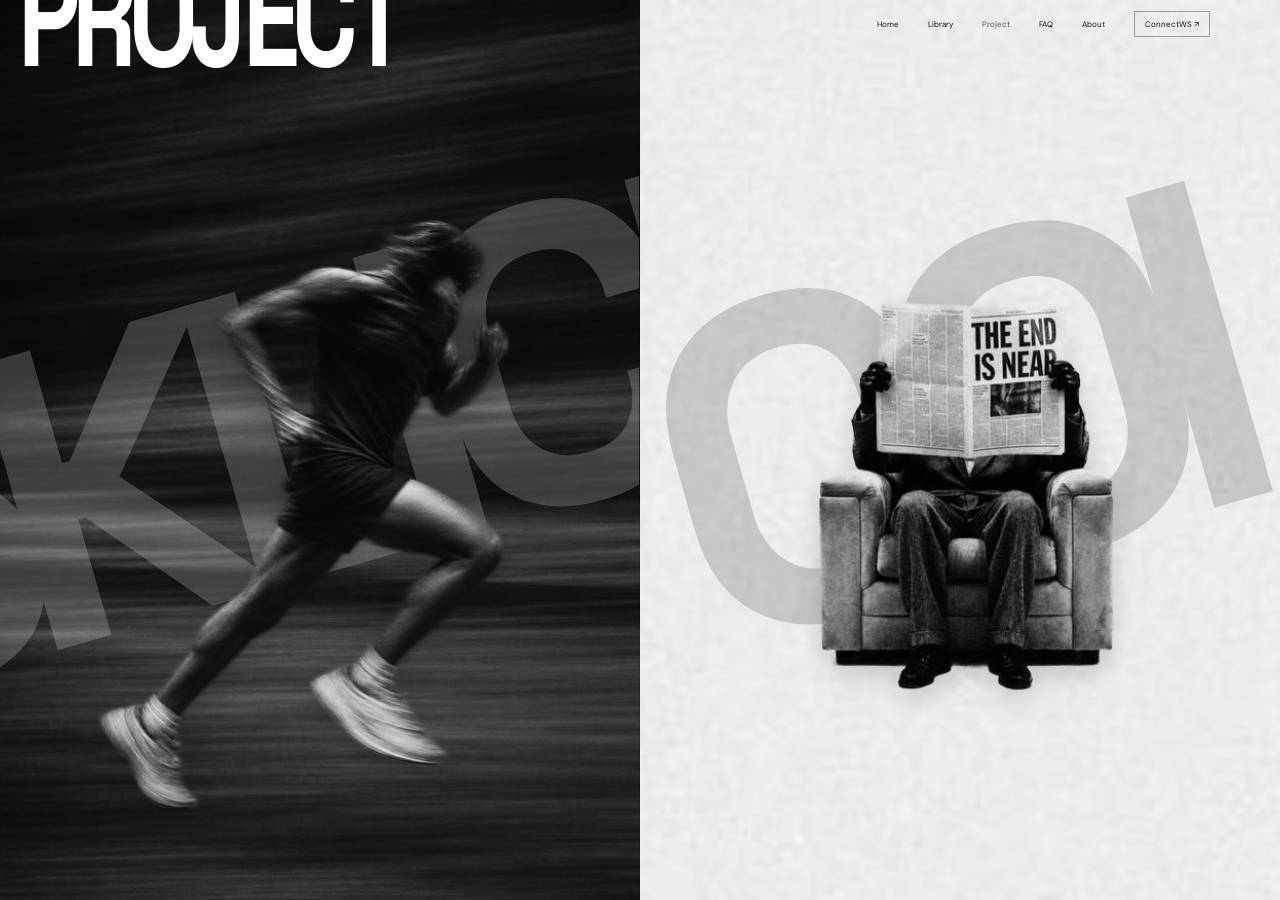
<file: project.html>
<!doctype html>
<html lang="en">
  <head>
    <meta charset="UTF-8" />
    <meta name="viewport" content="width=device-width, initial-scale=1.0" />
    <meta name="theme-color" content="#151515" />
    <meta name="description" content="Explore 5Klick and Court of Inquiry, two OutLoud community operations." />
    <title>Project — OutLoud</title>
    <link rel="stylesheet" href="./site.css" />
    <link rel="stylesheet" href="./project.css" />
    <script src="./site.js" defer></script>
  </head>
  <body class="project-page">
    <main class="project-main">
      <section class="project-split" aria-label="OutLoud projects">
        <header class="project-topbar">
          <a class="project-wordmark" href="./project.html" aria-current="page">PROJECT</a>
          <button
            class="menu-toggle project-menu-toggle"
            type="button"
            aria-label="Open navigation"
            aria-expanded="false"
            aria-controls="project-primary-nav"
          >
            <span></span>
          </button>
          <nav class="primary-nav project-primary-nav" id="project-primary-nav" aria-label="Main navigation">
            <a href="./index.html">Home</a>
            <a href="./library.html">Library</a>
            <a href="./project.html" aria-current="page">Project</a>
            <a href="./faq.html">FAQ</a>
            <a href="./about.html">About</a>
            <a class="nav-cta" href="./connectws.html">ConnectWS <span aria-hidden="true">↗</span></a>
          </nav>
        </header>

        <a class="project-panel project-panel--fiveklick" href="./5Klick/index.html" aria-label="View the 5Klick project">
          <span class="fiveklick-mark" aria-hidden="true">5KLICK</span>
          <img class="fiveklick-object" src="./assets/5klick-runner.png" alt="" />
        </a>

        <a class="project-panel project-panel--inquiry" href="./connectws.html" aria-label="Contact us about the Court of Inquiry project">
          <span class="coi-mark" aria-hidden="true">COI</span>
          <img class="coi-object" src="./assets/coi-reader.png" alt="" />
        </a>

      </section>
    </main>
  </body>
</html>
</file>
<file: site.css>
@import url("https://fonts.googleapis.com/css2?family=DM+Mono:wght@400;500&family=DM+Sans:wght@400;500;600;700&family=Space+Grotesk:wght@400;500;600;700&display=swap");

:root {
  color-scheme: dark;
  --paper: #151515;
  --paper-deep: #20201f;
  --ink: #d3d0d0;
  --muted: #a3a3a0;
  --line: rgba(211, 208, 208, 0.18);
  --signal: #80bdb5;
  --wine: #b67178;
  --white: #202221;
  --font-display: "Space Grotesk", sans-serif;
  --font-body: "DM Sans", sans-serif;
  --font-mono: "DM Mono", monospace;
}

* {
  box-sizing: border-box;
}

html {
  min-width: 320px;
  scroll-behavior: smooth;
  background: var(--paper);
}

body {
  margin: 0;
  color: var(--ink);
  background: var(--paper);
  font-family: var(--font-body);
  -webkit-font-smoothing: antialiased;
}

body,
button,
input,
textarea {
  font-family: var(--font-body);
}

a {
  color: inherit;
  text-decoration: none;
}

button,
input,
textarea {
  color: inherit;
}

button,
a {
  -webkit-tap-highlight-color: transparent;
}

::selection {
  color: var(--ink);
  background: var(--signal);
}

.visually-hidden {
  position: absolute;
  width: 1px;
  height: 1px;
  overflow: hidden;
  clip: rect(0, 0, 0, 0);
  white-space: nowrap;
  clip-path: inset(50%);
}

:focus-visible {
  outline: 2px solid var(--wine);
  outline-offset: 4px;
}

.site-header {
  position: sticky;
  z-index: 20;
  top: 0;
  display: flex;
  height: 47px;
  min-height: 47px;
  align-items: center;
  justify-content: space-between;
  gap: 24px;
  padding: 6px clamp(20px, 5.5vw, 84px);
  border-bottom: 1px solid #252525;
  background: #181818;
  color: var(--ink);
}

.brand {
  display: inline-flex;
  flex: 0 0 auto;
  align-items: center;
  gap: 11px;
  font-family: var(--font-display);
  font-size: 15px;
  font-weight: 700;
  letter-spacing: 0.14em;
  line-height: 1;
}

.brand-mark {
  display: grid;
  width: 29px;
  height: 29px;
  place-items: center;
  border: 1px solid #b4b4b4;
  border-radius: 50%;
  background: transparent;
  color: #e2e2e2;
  font-size: 12px;
  letter-spacing: -0.08em;
}

.brand-caption {
  display: block;
  margin-top: 5px;
  color: #767676;
  font-family: var(--font-mono);
  font-size: 8px;
  font-weight: 400;
  letter-spacing: 0.08em;
}

.primary-nav {
  display: flex;
  align-items: center;
  gap: clamp(16px, 2.45vw, 29px);
}

.primary-nav a {
  padding: 8px 0;
  color: #b2b2b2;
  font-size: 8px;
  font-weight: 400;
  transition: color 160ms ease;
}

.primary-nav a:hover,
.primary-nav a[aria-current="page"] {
  color: #fff;
}

.primary-nav a[aria-current="page"] {
  box-shadow: none;
}

.nav-cta {
  padding: 7px 10px !important;
  border: 1px solid #3b3b3b;
  color: #b2b2b2 !important;
}

.nav-cta:hover {
  border-color: #8e8e8e;
  background: transparent;
  color: #fff !important;
}

.menu-toggle {
  display: none;
  width: 34px;
  height: 31px;
  align-items: center;
  justify-content: center;
  border: 1px solid #444;
  background: transparent;
  cursor: pointer;
}

.menu-toggle span,
.menu-toggle::before,
.menu-toggle::after {
  position: absolute;
  width: 17px;
  height: 1px;
  background: #eee;
  content: "";
  transition: transform 160ms ease;
}

.menu-toggle {
  position: relative;
}

.menu-toggle span {
  transform: translateY(0);
}

.menu-toggle::before {
  transform: translateY(-5px);
}

.menu-toggle::after {
  transform: translateY(5px);
}

.menu-toggle[aria-expanded="true"] span {
  transform: scaleX(0);
}

.menu-toggle[aria-expanded="true"]::before {
  transform: rotate(45deg);
}

.menu-toggle[aria-expanded="true"]::after {
  transform: rotate(-45deg);
}

.page-main {
  min-height: 72vh;
}

.wrap {
  width: min(1280px, calc(100% - clamp(40px, 11vw, 168px)));
  margin-inline: auto;
}

.eyebrow,
.micro-label {
  font-family: var(--font-mono);
  font-size: 10px;
  letter-spacing: 0.11em;
  line-height: 1.5;
  text-transform: uppercase;
}

.eyebrow {
  display: flex;
  align-items: center;
  gap: 10px;
  margin: 0 0 19px;
  color: var(--wine);
}

.eyebrow::before {
  width: 28px;
  height: 1px;
  background: currentColor;
  content: "";
}

.display-title {
  margin: 0;
  font-family: var(--font-display);
  font-size: clamp(3.2rem, 8.5vw, 8.2rem);
  font-weight: 500;
  letter-spacing: -0.085em;
  line-height: 0.91;
}

.display-title em {
  color: var(--wine);
  font-weight: 400;
}

.lead {
  max-width: 490px;
  color: var(--muted);
  font-size: clamp(15px, 1.5vw, 18px);
  line-height: 1.7;
}

.button {
  display: inline-flex;
  min-height: 48px;
  align-items: center;
  justify-content: center;
  gap: 18px;
  padding: 0 18px;
  border: 1px solid var(--ink);
  background: transparent;
  font-size: 11px;
  font-weight: 700;
  letter-spacing: 0.07em;
  text-transform: uppercase;
  transition:
    background 160ms ease,
    color 160ms ease,
    transform 160ms ease;
}

.button:hover {
  transform: translateY(-2px);
  background: var(--ink);
  color: var(--paper);
}

.button--dark {
  background: var(--ink);
  color: var(--paper);
}

.button--dark:hover {
  background: var(--wine);
}

.button-arrow {
  font-size: 17px;
  line-height: 0;
}

.home-hero {
  position: relative;
  display: grid;
  min-height: min(760px, calc(100svh - 78px));
  grid-template-columns: 1.1fr 0.9fr;
  align-items: center;
  overflow: hidden;
  padding-block: 70px 82px;
}

.home-hero::before {
  position: absolute;
  top: 7%;
  right: -9%;
  width: min(58vw, 790px);
  aspect-ratio: 1;
  border: 1px solid var(--line);
  border-radius: 50%;
  content: "";
}

.hero-copy {
  position: relative;
  z-index: 2;
  padding: 0 0 22px;
}

.hero-copy .display-title {
  max-width: 750px;
  font-size: clamp(3.8rem, 7.2vw, 7rem);
}

.hero-copy .lead {
  margin: 27px 0 27px;
}

.hero-actions {
  display: flex;
  flex-wrap: wrap;
  gap: 10px;
}

.hero-art {
  position: relative;
  z-index: 1;
  display: grid;
  min-height: 450px;
  place-items: center;
}

.hero-art::before {
  position: absolute;
  width: min(36vw, 450px);
  aspect-ratio: 1;
  border-radius: 50%;
  background: var(--signal);
  content: "";
}

.hero-art img {
  position: relative;
  width: min(62%, 330px);
  height: auto;
  transform: rotate(9deg);
}

.orbit-note {
  position: absolute;
  right: 3%;
  bottom: 8%;
  display: grid;
  width: 104px;
  height: 104px;
  place-items: center;
  border: 1px solid var(--ink);
  border-radius: 50%;
  background: var(--paper);
  font-family: var(--font-mono);
  font-size: 9px;
  line-height: 1.5;
  text-align: center;
  transform: rotate(10deg);
}

.hero-index {
  position: absolute;
  right: 0;
  bottom: 22px;
  left: 0;
  display: flex;
  justify-content: space-between;
  padding-top: 12px;
  border-top: 1px solid var(--line);
  color: var(--muted);
}

.hero-index span:last-child {
  color: var(--ink);
}

.ticker {
  overflow: hidden;
  border-block: 1px solid var(--ink);
  background: var(--signal);
  color: #151515;
}

.ticker-track {
  display: flex;
  width: max-content;
  align-items: center;
  gap: 32px;
  padding: 13px 0;
  animation: ticker-scroll 28s linear infinite;
}

.ticker-track span {
  font-family: var(--font-mono);
  font-size: 10px;
  letter-spacing: 0.12em;
  text-transform: uppercase;
}

.ticker-track b {
  color: #643238;
  font-size: 16px;
}

@keyframes ticker-scroll {
  to {
    transform: translateX(-50%);
  }
}

.section {
  padding-block: clamp(76px, 10vw, 142px);
}

.section-heading {
  display: flex;
  align-items: end;
  justify-content: space-between;
  gap: 30px;
  margin-bottom: 38px;
}

.section-heading h2 {
  max-width: 680px;
  margin: 0;
  font-family: var(--font-display);
  font-size: clamp(2.4rem, 5.8vw, 5.6rem);
  font-weight: 500;
  letter-spacing: -0.075em;
  line-height: 0.97;
}

.section-heading p {
  max-width: 340px;
  margin: 0;
  color: var(--muted);
  font-size: 14px;
  line-height: 1.65;
}

.home-cards {
  display: grid;
  grid-template-columns: 1fr 1fr;
  gap: 14px;
}

.home-card {
  position: relative;
  display: flex;
  min-height: 290px;
  flex-direction: column;
  justify-content: space-between;
  overflow: hidden;
  padding: clamp(22px, 3.2vw, 42px);
  border: 1px solid var(--ink);
  background: var(--white);
}

.home-card--signal {
  background: var(--signal);
  color: #151515;
}

.home-card .micro-label {
  color: var(--muted);
}

.home-card--signal .micro-label,
.home-card--signal p {
  color: rgba(21, 21, 21, 0.72);
}

.home-card h3 {
  max-width: 470px;
  margin: 42px 0 8px;
  font-family: var(--font-display);
  font-size: clamp(2rem, 4vw, 3.8rem);
  font-weight: 500;
  letter-spacing: -0.07em;
  line-height: 0.95;
}

.home-card p {
  max-width: 390px;
  margin: 12px 0 24px;
  color: var(--muted);
  font-size: 14px;
  line-height: 1.6;
}

.card-link {
  display: inline-flex;
  width: fit-content;
  align-items: center;
  gap: 12px;
  padding-bottom: 4px;
  border-bottom: 1px solid currentColor;
  font-size: 11px;
  font-weight: 700;
  letter-spacing: 0.06em;
  text-transform: uppercase;
}

.home-card .card-index {
  position: absolute;
  top: 17px;
  right: 20px;
  font-family: var(--font-mono);
  font-size: 10px;
}

.manifesto {
  display: grid;
  grid-template-columns: 0.75fr 1.25fr;
  gap: clamp(34px, 8vw, 120px);
  border-top: 1px solid var(--line);
}

.manifesto h2 {
  margin: 0;
  font-family: var(--font-display);
  font-size: clamp(2.4rem, 5vw, 4.8rem);
  font-weight: 500;
  letter-spacing: -0.08em;
  line-height: 0.98;
}

.manifesto-copy {
  max-width: 590px;
  padding-top: 7px;
  color: var(--muted);
  font-size: 16px;
  line-height: 1.8;
}

.manifesto-copy strong {
  color: var(--ink);
}

.page-intro {
  display: grid;
  grid-template-columns: 1fr 0.55fr;
  align-items: end;
  gap: 40px;
  padding-block: clamp(65px, 9vw, 120px) 48px;
}

.page-intro .display-title {
  font-size: clamp(3.4rem, 8vw, 7.4rem);
}

.page-intro .lead {
  margin: 0 0 5px;
}

.page-number {
  display: block;
  margin-bottom: 14px;
  color: var(--muted);
}

.operations-grid {
  display: grid;
  grid-template-columns: 1fr 1fr;
  gap: 14px;
  padding-bottom: 64px;
}

.operation-card {
  position: relative;
  display: flex;
  min-height: 470px;
  flex-direction: column;
  justify-content: space-between;
  overflow: hidden;
  padding: clamp(24px, 3.5vw, 46px);
  border: 1px solid var(--ink);
  background: var(--paper-deep);
}

.operation-card--coi {
  background: #633238;
  color: var(--ink);
}

.operation-top {
  display: flex;
  justify-content: space-between;
  gap: 18px;
}

.operation-index {
  font-family: var(--font-mono);
  font-size: 10px;
}

.operation-stamp {
  display: grid;
  width: 74px;
  height: 74px;
  place-items: center;
  border: 1px solid currentColor;
  border-radius: 50%;
  font-family: var(--font-mono);
  font-size: 9px;
  line-height: 1.4;
  text-align: center;
  transform: rotate(9deg);
}

.operation-card h2 {
  position: relative;
  z-index: 1;
  max-width: 500px;
  margin: 68px 0 12px;
  font-family: var(--font-display);
  font-size: clamp(2.5rem, 5.5vw, 5.5rem);
  font-weight: 500;
  letter-spacing: -0.08em;
  line-height: 0.9;
}

.operation-card p {
  position: relative;
  z-index: 1;
  max-width: 400px;
  color: var(--muted);
  font-size: 14px;
  line-height: 1.65;
}

.operation-card--coi p {
  color: #e1ccca;
}

.operation-mark {
  position: absolute;
  right: -26px;
  bottom: 58px;
  color: rgba(255, 255, 255, 0.06);
  font-family: var(--font-display);
  font-size: clamp(9rem, 20vw, 18rem);
  font-weight: 700;
  letter-spacing: -0.12em;
  line-height: 0.8;
}

.operation-card--coi .operation-mark {
  color: rgba(240, 237, 223, 0.08);
}

.operation-card .card-link {
  position: relative;
  z-index: 1;
}

.operation-details {
  padding-block: 55px 85px;
  border-top: 1px solid var(--line);
}

.operation-detail {
  display: grid;
  grid-template-columns: 0.75fr 1.25fr;
  gap: clamp(34px, 7vw, 110px);
  padding-block: clamp(38px, 6vw, 72px);
  border-bottom: 1px solid var(--line);
  scroll-margin-top: 90px;
}

.operation-detail h2 {
  margin: 0;
  font-family: var(--font-display);
  font-size: clamp(2.6rem, 5.6vw, 5.6rem);
  font-weight: 500;
  letter-spacing: -0.08em;
  line-height: 0.9;
}

.operation-detail h2 span {
  display: block;
  margin-bottom: 12px;
  color: var(--wine);
  font-family: var(--font-mono);
  font-size: 10px;
  letter-spacing: 0.1em;
}

.operation-detail-copy {
  max-width: 680px;
  color: var(--muted);
  font-size: 15px;
  line-height: 1.8;
}

.operation-detail-copy h3 {
  margin: 28px 0 10px;
  color: var(--ink);
  font-family: var(--font-display);
  font-size: 20px;
  letter-spacing: -0.03em;
}

.report-grid {
  display: grid;
  grid-template-columns: repeat(2, minmax(0, 1fr));
  gap: 9px;
  margin-top: 24px;
}

.report-cell {
  padding: 18px;
  border: 1px solid var(--line);
  background: rgba(255, 255, 255, 0.05);
}

.report-cell .micro-label {
  display: block;
  margin-bottom: 7px;
  color: var(--wine);
}

.report-cell p {
  margin: 0;
  color: var(--ink);
  font-size: 13px;
  line-height: 1.6;
}

.notice {
  padding: 13px 15px;
  border-left: 2px solid var(--wine);
  background: var(--paper-deep);
  color: var(--muted);
  font-size: 12px;
  line-height: 1.6;
}

.about-grid {
  display: grid;
  grid-template-columns: 0.72fr 1.28fr;
  gap: clamp(38px, 9vw, 130px);
  padding-block: 10px clamp(88px, 12vw, 155px);
}

.about-grid .display-title {
  position: sticky;
  top: 120px;
  align-self: start;
  font-size: clamp(3rem, 6.7vw, 6.6rem);
}

.about-copy {
  max-width: 720px;
}

.about-copy > p {
  margin: 0 0 23px;
  color: var(--muted);
  font-size: clamp(15px, 1.6vw, 18px);
  line-height: 1.85;
}

.about-copy > p:first-child {
  color: var(--ink);
  font-family: var(--font-display);
  font-size: clamp(1.6rem, 3.1vw, 2.7rem);
  letter-spacing: -0.055em;
  line-height: 1.2;
}

.value-list {
  margin-top: 54px;
  border-top: 1px solid var(--line);
}

.value-row {
  display: grid;
  grid-template-columns: 50px 1fr;
  gap: 18px;
  padding: 20px 0;
  border-bottom: 1px solid var(--line);
}

.value-row .micro-label {
  padding-top: 4px;
  color: var(--wine);
}

.value-row h2 {
  margin: 0 0 5px;
  font-family: var(--font-display);
  font-size: 18px;
  font-weight: 600;
  letter-spacing: -0.03em;
}

.value-row p {
  margin: 0;
  color: var(--muted);
  font-size: 13px;
  line-height: 1.65;
}

.contact-layout {
  display: grid;
  grid-template-columns: 0.7fr 1.3fr;
  gap: clamp(36px, 9vw, 130px);
  padding-block: 10px clamp(88px, 12vw, 150px);
}

.contact-aside {
  padding-top: 8px;
}

.contact-aside h2 {
  margin: 0 0 18px;
  font-family: var(--font-display);
  font-size: clamp(2rem, 3.8vw, 3.5rem);
  font-weight: 500;
  letter-spacing: -0.07em;
  line-height: 0.98;
}

.contact-aside p {
  color: var(--muted);
  font-size: 14px;
  line-height: 1.75;
}

.contact-form {
  display: grid;
  grid-template-columns: 1fr 1fr;
  gap: 21px 14px;
}

.form-field {
  display: flex;
  flex-direction: column;
  gap: 8px;
}

.form-field--wide {
  grid-column: 1 / -1;
}

.form-field label {
  font-family: var(--font-mono);
  font-size: 10px;
  letter-spacing: 0.08em;
  text-transform: uppercase;
}

.form-field input,
.form-field textarea {
  width: 100%;
  min-height: 48px;
  padding: 12px 13px;
  border: 1px solid var(--line);
  border-radius: 0;
  background: rgba(255, 255, 255, 0.05);
  font-size: 14px;
}

.form-field textarea {
  min-height: 145px;
  resize: vertical;
}

.form-field input[type="file"] {
  padding: 11px;
  font-size: 12px;
}

.form-help,
.form-status {
  color: var(--muted);
  font-size: 12px;
  line-height: 1.6;
}

.form-status {
  grid-column: 1 / -1;
  min-height: 1.5em;
  margin: 0;
}

.form-submit {
  justify-self: start;
  cursor: pointer;
}

.site-footer {
  padding: 28px clamp(20px, 5.5vw, 84px);
  border-top: 1px solid var(--line);
}

.footer-inner {
  display: flex;
  align-items: center;
  justify-content: space-between;
  gap: 18px;
}

.footer-inner p {
  margin: 0;
  color: var(--muted);
  font-family: var(--font-mono);
  font-size: 9px;
  letter-spacing: 0.06em;
}

.footer-links {
  display: flex;
  flex-wrap: wrap;
  gap: 18px;
  font-size: 11px;
  font-weight: 600;
}

@media (max-width: 850px) {
  .site-header {
    min-height: 47px;
  }

  .menu-toggle {
    display: inline-flex;
  }

  .primary-nav {
    position: absolute;
    top: calc(100% + 1px);
    right: 0;
    left: 0;
    display: none;
    align-items: stretch;
    gap: 0;
    padding: 7px 22px 11px;
    border-bottom: 1px solid #333;
    background: #181818;
  }

  .primary-nav.is-open {
    display: flex;
    flex-direction: column;
  }

  .primary-nav a {
    padding: 11px 0;
    border-bottom: 1px solid #303030;
    color: #d0d0d0;
    font-size: 10px;
  }

  .nav-cta {
    width: fit-content;
    margin-top: 10px;
    padding: 7px 10px !important;
    border: 1px solid #3b3b3b !important;
  }

  .home-hero {
    min-height: auto;
    grid-template-columns: 1fr 0.7fr;
    padding-block: 82px 105px;
  }

  .hero-art {
    min-height: 350px;
  }

  .hero-copy .display-title {
    font-size: clamp(3.7rem, 10.5vw, 6.7rem);
  }

  .operation-card {
    min-height: 400px;
  }
}

@media (max-width: 620px) {
  .wrap {
    width: calc(100% - 40px);
  }

  .home-hero {
    display: flex;
    min-height: auto;
    flex-direction: column;
    align-items: stretch;
    padding-block: 66px 85px;
  }

  .home-hero::before {
    top: 39%;
    right: -50%;
    width: 100vw;
  }

  .hero-copy {
    padding-bottom: 0;
  }

  .hero-copy .display-title {
    font-size: clamp(4rem, 18vw, 6.7rem);
  }

  .hero-copy .lead {
    max-width: 410px;
    margin-block: 19px 22px;
    font-size: 15px;
  }

  .hero-art {
    min-height: 285px;
    margin-top: 8px;
  }

  .hero-art::before {
    width: 235px;
  }

  .hero-art img {
    width: 160px;
  }

  .orbit-note {
    right: 7%;
    bottom: 3%;
    width: 82px;
    height: 82px;
    font-size: 8px;
  }

  .hero-index {
    bottom: 17px;
    font-size: 9px;
  }

  .section {
    padding-block: 72px;
  }

  .section-heading {
    align-items: start;
    flex-direction: column;
    gap: 14px;
    margin-bottom: 25px;
  }

  .section-heading h2 {
    font-size: clamp(2.8rem, 12vw, 4.3rem);
  }

  .home-cards,
  .operations-grid {
    grid-template-columns: 1fr;
  }

  .home-card {
    min-height: 255px;
  }

  .manifesto,
  .about-grid,
  .contact-layout,
  .operation-detail {
    grid-template-columns: 1fr;
    gap: 25px;
  }

  .manifesto h2 {
    max-width: 420px;
  }

  .page-intro {
    grid-template-columns: 1fr;
    gap: 23px;
    padding-block: 67px 34px;
  }

  .page-intro .display-title {
    font-size: clamp(3.6rem, 16vw, 5.8rem);
  }

  .page-intro .lead {
    max-width: 460px;
  }

  .operation-card {
    min-height: 375px;
  }

  .operation-detail {
    padding-block: 40px;
  }

  .report-grid {
    grid-template-columns: 1fr;
  }

  .about-grid {
    padding-bottom: 80px;
  }

  .about-grid .display-title {
    position: static;
    font-size: clamp(3.5rem, 15vw, 5.4rem);
  }

  .contact-layout {
    padding-bottom: 80px;
  }

  .contact-form {
    grid-template-columns: 1fr;
  }

  .form-field--wide,
  .form-status {
    grid-column: auto;
  }

  .site-footer {
    padding-block: 22px;
  }

  .footer-inner {
    align-items: start;
    flex-direction: column;
  }
}

@media (prefers-reduced-motion: reduce) {
  *,
  *::before,
  *::after {
    scroll-behavior: auto !important;
    animation-duration: 0.01ms !important;
    animation-iteration-count: 1 !important;
    transition-duration: 0.01ms !important;
  }
}
</file>
<file: archive.css>
.archive-document,
.archive-document body {
  width: 100%;
  height: 100%;
  overflow: hidden;
  background: #111;
}

.archive-page {
  color: #bdbdbd;
  font-family: var(--font-body);
}

.archive-stage {
  position: fixed;
  inset: 0;
  overflow: hidden;
  background: #151515;
}

.archive-motto {
  position: absolute;
  z-index: 3;
  top: 10%;
  right: 4%;
  display: flex;
  flex-direction: row-reverse;
  align-items: flex-start;
  gap: 0;
  margin: 0;
  color: #d3d0d0;
  font-family: Georgia, "Times New Roman", serif;
  font-size: clamp(30px, 3.1vw, 48px);
  font-weight: 400;
  letter-spacing: -0.055em;
  line-height: 0.9;
  pointer-events: none;
}

.archive-motto span {
  writing-mode: vertical-rl;
  text-orientation: mixed;
  white-space: nowrap;
}

.archive-motto span:first-child {
  transform: translateY(20px);
}

.archive-motto span:last-child {
  transform: translateY(clamp(90px, 60vh, 100px));
}

.archive-overview {
  position: absolute;
  z-index: 2;
  top: 12.5%;
  left: 14.7%;
  width: min(57vw, 610px);
}

.archive-breadcrumb {
  margin: 0 0 12px;
  color: #6f6f6f;
  font-family: var(--font-mono);
  font-size: 7px;
  letter-spacing: 0.06em;
}

.archive-overview h1 {
  margin: 0;
  color: #d3d0d0;
  font-family: Georgia, "Times New Roman", serif;
  font-size: clamp(34px, 4.65vw, 52px);
  font-weight: 400;
  letter-spacing: -0.055em;
  line-height: 1.03;
}

.archive-prose {
  display: grid;
  max-width: 440px;
  grid-template-columns: repeat(2, minmax(0, 1fr));
  gap: 20px;
  margin-top: 21px;
}

.archive-prose p {
  margin: 0;
  color: #aaa;
  font-family: var(--font-mono);
  font-size: 7.3px;
  line-height: 1.55;
}

.archive-collage {
  position: absolute;
  z-index: 4;
  inset: 42% auto 0;
  left: 50%;
  width: min(100%, 133vh);
  overflow: visible;
  isolation: isolate;
  transform: translateX(-50%);
}

.archive-artifact {
  position: absolute;
  display: block;
  padding: 0;
  border: 0;
  background: transparent;
  cursor: pointer;
  text-align: left;
  transition:
    transform 220ms cubic-bezier(0.2, 0.75, 0.2, 1),
    filter 220ms ease;
}

.archive-artifact:hover,
.archive-artifact:focus-visible {
  z-index: 12;
  filter: brightness(1.06);
}

.artifact-visual {
  position: relative;
  display: flex;
  width: 100%;
  height: 100%;
  flex-direction: column;
  overflow: hidden;
}

.artifact-paper--blue {
  z-index: 1;
  top: 6%;
  left: 4.5%;
  width: 26%;
  height: 28vh;
  transform: rotate(-5deg);
}

.artifact-paper--blue:hover,
.artifact-paper--blue:focus-visible {
  transform: translateY(-6px) rotate(-2deg) scale(1.035);
}

.paper-blue {
  padding: 15px 17px;
  background:
    repeating-linear-gradient(to bottom, transparent 0 23px, rgba(48, 91, 131, 0.26) 24px 25px),
    #a9cfda;
  color: #34566d;
  box-shadow: 0 8px 18px rgba(0, 0, 0, 0.25);
}

.paper-eyebrow,
.paper-number {
  color: #607079;
  font-family: var(--font-mono);
  font-size: clamp(5px, 0.55vw, 7px);
  letter-spacing: 0.06em;
}

.paper-blue strong {
  display: block;
  margin: 15px 0 12px;
  color: #315671;
  font-family: var(--font-display);
  font-size: clamp(11px, 1.6vw, 19px);
  letter-spacing: -0.07em;
  line-height: 1.05;
}

.paper-grid {
  display: grid;
  gap: 8px;
  margin-top: auto;
  font-family: var(--font-mono);
  font-size: clamp(5px, 0.5vw, 6px);
  letter-spacing: 0.05em;
}

.paper-grid span {
  display: flex;
  justify-content: space-between;
  gap: 8px;
  border-bottom: 1px solid rgba(48, 91, 131, 0.35);
  padding-bottom: 4px;
}

.paper-grid i {
  font-style: normal;
}

.paper-blue .paper-number {
  display: block;
  margin-top: 8px;
  text-align: right;
}

.artifact-paper--folder {
  z-index: 2;
  bottom: -8%;
  left: 1%;
  width: 32%;
  height: 45vh;
  transform: rotate(-6deg);
}

.artifact-paper--folder:hover,
.artifact-paper--folder:focus-visible {
  transform: translateY(-6px) rotate(-3deg) scale(1.03);
}

.paper-folder {
  padding: 22px 19px;
  background:
    linear-gradient(90deg, transparent 0 14%, rgba(114, 55, 55, 0.2) 14.2% 14.8%, transparent 15%),
    #e8dfc7;
  color: #454138;
  box-shadow: 0 9px 24px rgba(0, 0, 0, 0.33);
}

.paper-folder::before {
  position: absolute;
  top: -19px;
  left: 0;
  width: 47%;
  height: 22px;
  background: #e8dfc7;
  clip-path: polygon(0 100%, 0 0, 84% 0, 100% 100%);
  content: "";
}

.paper-folder strong {
  display: block;
  margin: 25px 0 12px;
  font-family: var(--font-display);
  font-size: clamp(15px, 2.1vw, 28px);
  font-weight: 500;
  letter-spacing: -0.07em;
  line-height: 0.94;
}

.folder-lines {
  display: grid;
  gap: 12px;
  margin: 10px 0;
}

.folder-lines i {
  display: block;
  width: 80%;
  height: 1px;
  background: #b6ae9c;
}

.folder-lines i:nth-child(2n) {
  width: 58%;
}

.folder-stamp {
  position: absolute;
  right: 12%;
  bottom: 17%;
  display: grid;
  width: 53px;
  height: 53px;
  place-content: center;
  border: 1px solid #792f31;
  border-radius: 50%;
  color: #792f31;
  font-family: var(--font-mono);
  font-size: 7px;
  line-height: 1.25;
  text-align: center;
  transform: rotate(9deg);
}

.paper-folder .paper-number {
  position: absolute;
  bottom: 18px;
  left: 19px;
  color: #777164;
  font-size: 5px;
}

.artifact-paper--report {
  z-index: 3;
  bottom: 0;
  left: 15.5%;
  width: 24%;
  height: 30vh;
  transform: rotate(-2deg);
}

.artifact-paper--report:hover,
.artifact-paper--report:focus-visible {
  transform: translateY(-7px) rotate(0) scale(1.035);
}

.paper-report {
  padding: 15px;
  border: 5px solid #e8e2d4;
  background: #d8c8b3;
  color: #38362f;
  box-shadow: 0 9px 20px rgba(0, 0, 0, 0.35);
}

.paper-report strong {
  display: block;
  margin: 14px 0 8px;
  font-family: var(--font-display);
  font-size: clamp(10px, 1.35vw, 17px);
  font-weight: 500;
  letter-spacing: -0.055em;
  line-height: 1.05;
}

.paper-report svg {
  width: 100%;
  height: 38%;
  margin-top: auto;
  border-bottom: 1px solid #7d786d;
}

.paper-report svg path {
  fill: none;
  stroke: #8e897e;
  stroke-width: 1;
}

.paper-report svg .report-plot {
  stroke: #8e4441;
  stroke-width: 2;
}

.paper-report .paper-number {
  display: block;
  margin-top: 5px;
  font-size: 5px;
  text-align: right;
}

.artifact-photo {
  z-index: 4;
  right: -2%;
  bottom: -4%;
  width: 35%;
  height: 24vh;
  padding: 6px 6px 0;
  background: #e7e4dc;
  box-shadow: 0 9px 26px rgba(0, 0, 0, 0.48);
  transform: rotate(5deg);
}

.artifact-photo--coi {
  padding: 6px;
}

.coi-photo-image {
  display: block;
  width: 100%;
  height: 100%;
  min-height: 0;
  flex: 1 1 auto;
  object-fit: cover;
  object-position: center;
}

.artifact-photo:hover,
.artifact-photo:focus-visible {
  transform: translateY(-8px) rotate(2deg) scale(1.04);
}

.artifact-photo--run {
  z-index: 5;
  top: 1%;
  right: 3%;
  bottom: auto;
  width: 24%;
  height: 24vh;
  padding: 3px;
  transform: rotate(3deg);
}

.artifact-photo--run:hover,
.artifact-photo--run:focus-visible {
  transform: translateY(-8px) rotate(1deg) scale(1.04);
}

.photo-placeholder svg {
  display: block;
  width: 100%;
  height: calc(100% - 22px);
  flex: 1 1 auto;
  filter: grayscale(1) contrast(0.92);
}

.run-photo-image {
  display: block;
  width: 100%;
  height: 100%;
  flex: 1 1 auto;
  object-fit: cover;
  object-position: center 54%;
}

.artifact-console {
  z-index: 6;
  bottom: 25%;
  left: 26%;
  width: 48%;
  height: 42vh;
}

.artifact-console:hover,
.artifact-console:focus-visible {
  transform: translateY(-6px) scale(1.02);
}

.console-shell {
  padding: 8px;
  border: 1px solid #8e8b81;
  border-radius: 8px;
  background:
    linear-gradient(135deg, #f1eee5 0%, #aaa79c 6%, #e8e5db 13%, #8a887d 19%, #e1ded3 30%, #bdb9ac 100%);
  box-shadow:
    0 15px 28px rgba(0, 0, 0, 0.57),
    inset 0 0 0 2px rgba(255, 255, 255, 0.4);
}

.console-face {
  display: flex;
  width: 100%;
  height: 100%;
  flex-direction: column;
  padding: 10px clamp(8px, 1.2vw, 16px) 7px;
  border: 1px solid #0b4644;
  background:
    linear-gradient(130deg, rgba(255, 255, 255, 0.08), transparent 38%),
    linear-gradient(145deg, #11776f, #00605a 66%, #07514e);
  color: #e1ddc9;
  box-shadow: inset 0 0 12px rgba(0, 0, 0, 0.24);
}

.console-heading,
.console-foot {
  display: flex;
  flex: 0 0 auto;
  align-items: center;
  justify-content: space-between;
  gap: 7px;
  color: #d8d3c3;
  font-family: var(--font-mono);
  font-size: clamp(5px, 0.52vw, 7px);
  letter-spacing: 0.05em;
}

.console-heading {
  min-height: 12px;
  margin-bottom: 7px;
}

.console-heading b {
  font-weight: 400;
}

.console-top {
  display: grid;
  min-height: 0;
  flex: 1 1 auto;
  grid-template-columns: 39% 1fr;
  gap: clamp(7px, 1.2vw, 14px);
}

.meter-window {
  display: grid;
  min-width: 0;
  place-items: center;
  padding: 5px;
  border: 4px solid #a9a69a;
  background: #ddd9ca;
  box-shadow:
    inset 0 0 0 1px #77766d,
    0 2px 3px rgba(0, 0, 0, 0.3);
}

.meter-window svg {
  display: block;
  width: 100%;
  height: 100%;
}

.meter-arc {
  fill: none;
  stroke: #363832;
  stroke-width: 3;
}

.meter-tick {
  fill: none;
  stroke: #4a4b43;
  stroke-width: 2;
}

.meter-needle {
  stroke: #7a282b;
  stroke-width: 3;
}

.meter-window circle {
  fill: #373831;
}

.meter-window text {
  fill: #4e4e45;
  font-family: var(--font-mono);
  font-size: 10px;
}

.console-screen {
  position: relative;
  display: flex;
  flex-direction: column;
  overflow: hidden;
  padding: 11px;
  border: 1px solid rgba(220, 216, 199, 0.45);
  background: linear-gradient(135deg, rgba(1, 36, 34, 0.5), rgba(32, 126, 116, 0.32));
  box-shadow: inset 0 0 14px rgba(0, 0, 0, 0.25);
}

.screen-slot {
  display: block;
  width: 75%;
  height: 10px;
  margin: 0 auto 10px;
  border: 2px solid #bcb8a9;
  background: #e2dfd3;
  box-shadow: 0 2px 4px rgba(0, 0, 0, 0.35);
}

.screen-lines {
  display: grid;
  gap: 7px;
  margin: auto 0;
}

.screen-lines i {
  display: block;
  width: 88%;
  height: 2px;
  background: rgba(224, 222, 205, 0.5);
}

.screen-lines i:nth-child(2n) {
  width: 61%;
}

.screen-reading {
  color: rgba(230, 226, 208, 0.74);
  font-family: var(--font-mono);
  font-size: clamp(4px, 0.48vw, 6px);
  letter-spacing: 0.05em;
}

.console-bottom {
  display: flex;
  min-height: 36%;
  align-items: center;
  gap: clamp(7px, 1.2vw, 16px);
  padding: 8px 2px 4px;
}

.console-port {
  display: flex;
  height: 100%;
  flex-direction: column;
  align-items: center;
  justify-content: center;
  gap: 5px;
}

.console-port i {
  display: block;
  width: clamp(9px, 1.4vw, 17px);
  aspect-ratio: 1;
  border: 3px solid #292b27;
  border-radius: 50%;
  background: #c3bca4;
  box-shadow: inset 0 0 0 2px #766f5f;
}

.console-port small {
  color: #d3cfbd;
  font-family: var(--font-mono);
  font-size: clamp(4px, 0.43vw, 5px);
}

.console-knob {
  position: relative;
  display: grid;
  width: clamp(24px, 4.5vw, 49px);
  flex: 0 0 auto;
  aspect-ratio: 1;
  place-items: center;
  border: 3px solid #b4b0a2;
  border-radius: 50%;
  background: radial-gradient(circle at 35% 30%, #f4f0e2 0 8%, #8a887c 12%, #403f39 21%, #cac6b6 28%, #66645b 42%, #d2cebf 50%, #747268 67%);
  box-shadow: 0 3px 4px rgba(0, 0, 0, 0.35);
}

.console-knob::before {
  position: absolute;
  inset: 19%;
  border: 2px solid rgba(37, 37, 33, 0.75);
  border-radius: 50%;
  content: "";
}

.console-knob i {
  position: absolute;
  top: 4px;
  left: 50%;
  width: 2px;
  height: 8px;
  background: #33332e;
  transform: translateX(-50%);
}

.console-knob--wine {
  background: radial-gradient(circle at 35% 30%, #fff8e6 0 8%, #e1d8c5 14%, #a34a46 20%, #7a2527 42%, #c45c53 60%, #6c2728 78%);
}

.console-knob--gold {
  background: radial-gradient(circle at 35% 30%, #fff8e6 0 8%, #e1d8c5 14%, #e0ad42 20%, #a87624 42%, #e2ba59 60%, #82632f 78%);
}

.console-slider {
  position: relative;
  display: block;
  width: 24%;
  height: 8px;
  margin-left: auto;
  border: 1px solid #c3bfae;
  background: #282a26;
}

.console-slider i {
  position: absolute;
  top: -4px;
  left: 58%;
  width: 8px;
  height: 14px;
  border: 1px solid #8f8c7f;
  background: #e1ddce;
}

.console-foot {
  padding-top: 5px;
  border-top: 1px solid rgba(223, 219, 202, 0.24);
  font-size: clamp(4px, 0.44vw, 6px);
}

.artifact-sr-label {
  position: absolute;
  width: 1px;
  height: 1px;
  overflow: hidden;
  clip: rect(0, 0, 0, 0);
  white-space: nowrap;
  clip-path: inset(50%);
}

.artifact-dialog {
  position: fixed;
  inset: 0;
  width: min(900px, calc(100vw - 32px));
  max-width: none;
  max-height: min(650px, calc(100svh - 32px));
  margin: auto;
  padding: 0;
  overflow: auto;
  border: 1px solid #444;
  background: #171717;
  color: #e5e3dd;
  box-shadow: 0 24px 80px rgba(0, 0, 0, 0.7);
}

.artifact-dialog[open] {
  animation: archive-dialog-in 200ms ease-out both;
}

.artifact-dialog.is-closing {
  animation: archive-dialog-out 180ms ease-in both;
}

.artifact-dialog.is-closing::backdrop {
  animation: archive-backdrop-out 180ms ease-in both;
}

.artifact-dialog::backdrop {
  background: rgba(0, 0, 0, 0.78);
  backdrop-filter: blur(4px);
}

@keyframes archive-dialog-in {
  from {
    opacity: 0;
    transform: translateY(15px) scale(0.98);
  }

  to {
    opacity: 1;
    transform: none;
  }
}

@keyframes archive-dialog-out {
  from {
    opacity: 1;
    transform: none;
  }

  to {
    opacity: 0;
    transform: translateY(15px) scale(0.98);
  }
}

@keyframes archive-backdrop-out {
  from {
    opacity: 1;
  }

  to {
    opacity: 0;
  }
}

.artifact-dialog-inner {
  display: grid;
  min-height: min(460px, calc(100svh - 32px));
  grid-template-columns: 1.15fr 0.85fr;
}

.dialog-art {
  display: grid;
  min-height: 360px;
  place-items: center;
  padding: 26px;
  background: #22231f;
}

.dialog-art .artifact-visual {
  width: 100%;
  height: 100%;
  min-height: 300px;
  box-shadow: 0 10px 34px rgba(0, 0, 0, 0.52);
}

.dialog-art .console-shell {
  max-width: 560px;
  min-height: 300px;
}

.dialog-copy {
  display: flex;
  flex-direction: column;
  align-items: start;
  padding: clamp(22px, 4vw, 42px);
}

.dialog-heading {
  display: flex;
  width: 100%;
  align-items: start;
  justify-content: space-between;
  gap: 15px;
}

.dialog-kind,
.dialog-index {
  color: #d7df67;
  font-family: var(--font-mono);
  font-size: 8px;
  letter-spacing: 0.08em;
  text-transform: uppercase;
}

.dialog-kind {
  margin: 5px 0 0;
}

.dialog-index {
  margin: auto 0 12px;
  color: #85857c;
}

.dialog-copy h2 {
  margin: 0 0 14px;
  color: #e5e2d8;
  font-family: Georgia, "Times New Roman", serif;
  font-size: clamp(26px, 3.2vw, 40px);
  font-weight: 400;
  letter-spacing: -0.05em;
  line-height: 1.04;
}

.dialog-detail {
  margin: 0 0 24px;
  color: #b7b7b0;
  font-size: 13px;
  line-height: 1.75;
}

.dialog-link {
  display: inline-flex;
  align-items: center;
  gap: 8px;
  margin-top: auto;
  padding: 10px 0;
  border-bottom: 1px solid #d7df67;
  color: #d7df67;
  font-family: var(--font-mono);
  font-size: 8px;
  letter-spacing: 0.06em;
  text-transform: uppercase;
}

.dialog-close {
  display: grid;
  width: 31px;
  height: 31px;
  flex: 0 0 auto;
  place-items: center;
  border: 1px solid #575751;
  background: transparent;
  color: #f1f0eb;
  cursor: pointer;
  font-size: 21px;
}

.dialog-close:hover {
  border-color: #d7df67;
  color: #d7df67;
}

@media (max-width: 650px) {
  .archive-motto {
    display: none;
  }

  .archive-overview {
    top: 85px;
    left: 6%;
    width: 88%;
  }

  .archive-breadcrumb {
    margin-bottom: 8px;
    font-size: 6px;
  }

  .archive-overview h1 {
    font-size: clamp(28px, 7.5vw, 38px);
  }

  .archive-prose {
    max-width: none;
    gap: 13px;
    margin-top: 12px;
  }

  .archive-prose p {
    font-size: clamp(6px, 1.8vw, 7px);
    line-height: 1.45;
  }

  .archive-collage {
    inset-block-start: 39%;
  }

  .artifact-paper--blue {
    top: 12%;
    left: 2%;
    width: 39%;
    height: 26vh;
  }

  .paper-blue {
    padding: 10px;
  }

  .paper-blue strong {
    font-size: clamp(10px, 3vw, 15px);
  }

  .paper-grid {
    gap: 5px;
  }

  .artifact-paper--folder {
    bottom: -12%;
    left: -1%;
    width: 43%;
    height: 34vh;
  }

  .paper-folder {
    padding: 15px 12px;
  }

  .paper-folder strong {
    margin-top: 18px;
    font-size: clamp(15px, 4vw, 21px);
  }

  .folder-stamp {
    width: 40px;
    height: 40px;
    font-size: 6px;
  }

  .artifact-paper--report {
    bottom: 2%;
    left: 11%;
    width: 33%;
    height: 23vh;
  }

  .paper-report {
    padding: 9px;
    border-width: 4px;
  }

  .paper-report strong {
    font-size: clamp(9px, 2.7vw, 13px);
  }

  .artifact-photo:not(.artifact-photo--run) {
    right: -8%;
    bottom: -2%;
    width: 47%;
    height: 20vh;
  }

  .artifact-photo--run {
    top: 1%;
    right: 2%;
    width: 30%;
    height: 18vh;
  }

  .artifact-console {
    bottom: 28%;
    left: 6%;
    width: 78%;
    height: 31vh;
  }

  .console-shell {
    padding: 5px;
    border-radius: 5px;
  }

  .console-face {
    padding: 7px 7px 5px;
  }

  .console-bottom {
    gap: 7px;
    min-height: 34%;
    padding-top: 6px;
  }

  .console-knob {
    width: clamp(23px, 7vw, 34px);
    border-width: 2px;
  }

  .console-port i {
    width: 10px;
    border-width: 2px;
  }

  .artifact-dialog {
    width: calc(100vw - 24px);
    max-height: calc(100svh - 24px);
  }

  .artifact-dialog-inner {
    grid-template-columns: 1fr;
  }

  .dialog-art {
    min-height: 240px;
    max-height: 38svh;
    padding: 16px;
  }

  .dialog-art .artifact-visual {
    min-height: 210px;
  }

  .dialog-art .console-shell {
    min-height: 210px;
  }

  .dialog-copy {
    min-height: 240px;
    padding: 18px 22px 22px;
  }

  .dialog-index {
    margin-top: 18px;
  }

  .dialog-copy h2 {
    font-size: 29px;
  }
}

@media (max-height: 500px) {
  .archive-overview {
    top: 12%;
  }

  .archive-overview h1 {
    font-size: clamp(28px, 4vw, 42px);
  }

  .archive-prose {
    gap: 14px;
    margin-top: 14px;
  }

  .archive-collage {
    inset-block-start: 44%;
  }

  .artifact-console {
    bottom: 24%;
    height: 40vh;
  }

}

@media (max-width: 380px) {
  .archive-overview {
    top: 85px;
  }

  .archive-prose {
    gap: 9px;
  }

  .archive-prose p {
    font-size: 6px;
  }

}

@media (prefers-reduced-motion: reduce) {
  .archive-artifact,
  .artifact-dialog[open]:not(.is-closing) {
    animation: none;
    transition: none;
  }

  .artifact-dialog.is-closing,
  .artifact-dialog.is-closing::backdrop {
    animation-duration: 1ms;
  }
}
</file>
<file: 5Klick/style.css>
:root {
  --background: #f4f4f4;
  --grid: #e6e6e6;
  --circle: #c9c9c9;
  --black: #111111;
  --mid-gray: #8a8a8a;
  --body-gray: #555555;
  --white: #ffffff;
  --font-heading: "Montserrat", sans-serif;
  --font-body: "Inter", sans-serif;
}

* {
  box-sizing: border-box;
}

html {
  min-width: 320px;
  background: var(--background);
}

body {
  margin: 0;
  color: var(--black);
  font-family: var(--font-body);
}

a {
  color: inherit;
  text-decoration: none;
}

.hero {
  position: relative;
  isolation: isolate;
  width: 100%;
  min-height: 100vh;
  min-height: 100svh;
  overflow: hidden;
  background-color: var(--background);
  background-image:
    linear-gradient(to right, var(--grid) 1px, transparent 1px),
    linear-gradient(to bottom, var(--grid) 1px, transparent 1px);
  background-size: 32px 32px;
}

/* Layer order keeps the portrait and copy in front of the decorative disc. */
.site-header {
  position: absolute;
  z-index: 7;
  top: 0;
  left: 0;
  display: grid;
  grid-template-columns: 1fr auto 1fr;
  align-items: center;
  width: 100%;
  height: 98px;
  padding: 0 5%;
  font-family: var(--font-heading);
}

.brand {
  display: inline-flex;
  align-items: center;
  justify-self: start;
  gap: 10px;
  font-size: 15px;
  font-weight: 600;
  letter-spacing: 0.16em;
}

.brand-symbol {
  width: 29px;
  height: 29px;
  border-radius: 2px;
  background: var(--black);
}

.primary-navigation {
  display: flex;
  align-items: center;
  gap: clamp(24px, 3.4vw, 48px);
}

.primary-navigation a,
.phone {
  font-size: 14px;
  font-weight: 600;
  letter-spacing: 0.01em;
  white-space: nowrap;
}

.primary-navigation a {
  color: var(--body-gray);
  transition: color 180ms ease;
}

.primary-navigation a:first-child,
.primary-navigation a:hover {
  color: var(--black);
}

.phone {
  justify-self: end;
  color: var(--white);
}

.menu-toggle {
  display: none;
}

.circle {
  position: absolute;
  z-index: 1;
  top: 50%;
  left: 5.4%;
  width: min(72vh, 48vw);
  width: min(72svh, 48vw);
  aspect-ratio: 1;
  border-radius: 50%;
  background: var(--circle);
  transform: translateY(-42%);
  animation: circle-enter 900ms cubic-bezier(0.2, 0.72, 0.25, 1) both;
}

.circle-ring {
  position: absolute;
  inset: 3.7%;
  border: 2px solid var(--black);
  border-radius: 50%;
}

.soldier {
  position: absolute;
  z-index: 3;
  bottom: -1%;
  left: 5.7%;
  width: auto;
  height: 91vh;
  height: 91svh;
  max-width: 48vw;
  object-fit: contain;
  object-position: center bottom;
  transform: translate3d(var(--parallax-x, 0px), var(--parallax-y, 0px), 0);
  transform-origin: center bottom;
  animation: soldier-enter 950ms 120ms cubic-bezier(0.2, 0.72, 0.25, 1) both;
  will-change: transform;
}

.hero-copy {
  position: absolute;
  z-index: 5;
  top: 50%;
  left: 46.9%;
  width: min(39vw, 540px);
  transform: translateY(-40%);
}

.eyebrow {
  display: flex;
  align-items: center;
  gap: 12px;
  margin: 0 0 18px;
  color: var(--body-gray);
  font-family: var(--font-heading);
  font-size: 12px;
  font-weight: 600;
  letter-spacing: 0.21em;
  line-height: 1.4;
  text-transform: uppercase;
}

.eyebrow > span {
  width: 35px;
  height: 2px;
  flex: 0 0 auto;
  background: var(--black);
}

h1 {
  margin: 0;
  font-family: var(--font-heading);
  font-size: clamp(2.5rem, 6vw, 5rem);
  font-weight: 600;
  letter-spacing: -0.065em;
  line-height: 1.04;
  text-transform: uppercase;
}

.headline-line {
  display: block;
  overflow: hidden;
}

.headline-line > span {
  display: block;
  animation: headline-reveal 700ms 250ms cubic-bezier(0.2, 0.7, 0.25, 1) both;
}

.headline-line--muted > span {
  color: var(--mid-gray);
  animation-delay: 400ms;
}

.intro {
  max-width: 450px;
  margin: 20px 0 28px;
  color: var(--body-gray);
  font-size: 16px;
  font-weight: 400;
  line-height: 1.6;
}

.hero-actions {
  display: flex;
  flex-wrap: wrap;
  gap: 13px;
}

.button {
  min-width: 158px;
  min-height: 43px;
  display: inline-flex;
  align-items: center;
  justify-content: center;
  padding: 0 22px;
  border: 1px solid var(--black);
  border-radius: 2px;
  font-family: var(--font-heading);
  font-size: 12px;
  font-weight: 700;
  letter-spacing: 0.07em;
  text-align: center;
  text-transform: uppercase;
  transition:
    color 180ms ease,
    background-color 180ms ease;
}

.button--primary {
  background: var(--black);
  color: var(--white);
}

.button--primary:hover {
  background: transparent;
  color: var(--black);
}

.button--outline {
  background: transparent;
  color: var(--black);
}

.button--outline:hover {
  background: var(--black);
  color: var(--white);
}

.diagonal-slash,
.diagonal-panel {
  position: absolute;
  z-index: 4;
  top: 0;
  right: 0;
  width: 41%;
  height: 100%;
  clip-path: polygon(53% 0, 100% 0, 100% 100%, 0 100%);
  pointer-events: none;
}

.diagonal-slash {
  background: var(--mid-gray);
}

.diagonal-panel {
  z-index: 4;
  width: 39%;
  background: var(--black);
  clip-path: polygon(55% 0, 100% 0, 100% 100%, 4% 100%);
}

.slide-counter {
  position: absolute;
  z-index: 6;
  top: 44%;
  right: 4.1%;
  display: flex;
  flex-direction: column;
  align-items: center;
  gap: 7px;
  color: var(--white);
  font-family: var(--font-heading);
  font-size: 14px;
  font-weight: 600;
}

.slide-number {
  margin-bottom: 5px;
}

.slide-dot {
  width: 7px;
  height: 7px;
  border-radius: 50%;
  background: var(--body-gray);
}

.slide-dot--active {
  background: var(--white);
}

.language-switch {
  position: absolute;
  z-index: 6;
  bottom: 4.4%;
  left: 5%;
  display: flex;
  align-items: center;
  gap: 12px;
  font-family: var(--font-heading);
  font-size: 13px;
  font-weight: 500;
}

.language-switch > span,
.language-switch a:not(.language-active) {
  color: var(--body-gray);
}

.language-active {
  font-weight: 800;
}

.social-links {
  position: absolute;
  z-index: 6;
  right: 4.8%;
  bottom: 4.2%;
  display: flex;
  align-items: center;
  gap: 20px;
  color: var(--white);
}

.social-links a {
  width: 17px;
  height: 17px;
  display: grid;
  place-items: center;
  transition: opacity 180ms ease;
}

.social-links a:hover {
  opacity: 0.6;
}

.social-links svg {
  width: 17px;
  height: 17px;
  fill: none;
  stroke: currentColor;
  stroke-linecap: round;
  stroke-linejoin: round;
  stroke-width: 2;
}

.social-links svg path {
  fill: currentColor;
  stroke: none;
}

.social-links svg .icon-fill {
  fill: currentColor;
  stroke: none;
}

@keyframes circle-enter {
  from {
    opacity: 0;
    scale: 0.88;
  }

  to {
    opacity: 1;
    scale: 1;
  }
}

@keyframes soldier-enter {
  from {
    opacity: 0;
    translate: 0 34px;
  }

  to {
    opacity: 1;
    translate: 0 0;
  }
}

@keyframes headline-reveal {
  from {
    opacity: 0;
    translate: 0 105%;
  }

  to {
    opacity: 1;
    translate: 0 0;
  }
}

@media (min-width: 1200px) {
  .circle {
    width: min(72svh, 48vw);
  }
}

@media (min-width: 768px) and (max-width: 1199px) {
  .site-header {
    height: 84px;
    padding-inline: 4%;
  }

  .brand {
    font-size: 13px;
  }

  .brand-symbol {
    width: 25px;
    height: 25px;
  }

  .primary-navigation {
    gap: clamp(16px, 2.4vw, 28px);
  }

  .primary-navigation a,
  .phone {
    font-size: 12px;
  }

  .circle {
    left: 3.5%;
    width: min(63svh, 47vw);
  }

  .soldier {
    left: 3%;
    height: 82svh;
    max-width: 44vw;
  }

  .hero-copy {
    left: 45%;
    width: 41vw;
  }

  .eyebrow {
    gap: 9px;
    font-size: 10px;
    letter-spacing: 0.16em;
  }

  .eyebrow > span {
    width: 27px;
  }

  .intro {
    font-size: 14px;
  }

  .button {
    min-width: 140px;
    padding-inline: 16px;
  }

  .diagonal-slash {
    width: 33%;
  }

  .diagonal-panel {
    width: 31%;
  }
}

@media (max-width: 767px) {
  .hero {
    min-height: 100vh;
    min-height: 100svh;
    overflow-y: auto;
  }

  .site-header {
    position: absolute;
    z-index: 9;
    height: 76px;
    grid-template-columns: 1fr auto;
    padding-inline: 6%;
  }

  .brand {
    gap: 8px;
    font-size: 13px;
  }

  .brand-symbol {
    width: 25px;
    height: 25px;
  }

  .phone {
    display: none;
  }

  .menu-toggle {
    width: 40px;
    height: 40px;
    display: flex;
    flex-direction: column;
    align-items: center;
    justify-content: center;
    gap: 5px;
    border: 1px solid var(--black);
    border-radius: 2px;
    background: transparent;
    cursor: pointer;
  }

  .menu-toggle span {
    width: 17px;
    height: 2px;
    background: var(--black);
    transition:
      translate 180ms ease,
      rotate 180ms ease,
      opacity 180ms ease;
  }

  .menu-toggle[aria-expanded="true"] span:first-child {
    translate: 0 7px;
    rotate: 45deg;
  }

  .menu-toggle[aria-expanded="true"] span:nth-child(2) {
    opacity: 0;
  }

  .menu-toggle[aria-expanded="true"] span:last-child {
    translate: 0 -7px;
    rotate: -45deg;
  }

  .primary-navigation {
    position: absolute;
    top: 66px;
    right: 6%;
    left: 6%;
    display: none;
    flex-direction: column;
    align-items: stretch;
    gap: 0;
    padding: 8px 18px;
    border: 1px solid var(--black);
    background: var(--background);
  }

  .primary-navigation.is-open {
    display: flex;
  }

  .primary-navigation a {
    padding: 13px 0;
    border-bottom: 1px solid var(--grid);
    color: var(--black);
    font-size: 13px;
  }

  .primary-navigation a:last-child {
    border-bottom: 0;
  }

  .circle {
    top: 52px;
    left: 50%;
    width: min(77vw, 41vh);
    width: min(77vw, 41svh);
    transform: translateX(-50%);
  }

  .circle-ring {
    inset: 4%;
  }

  .soldier {
    z-index: 3;
    top: 82px;
    bottom: auto;
    left: 50%;
    height: min(42vh, 400px);
    height: min(42svh, 400px);
    max-width: 76vw;
    object-fit: contain;
    object-position: center bottom;
    transform: translate3d(calc(-50% + var(--parallax-x, 0px)), var(--parallax-y, 0px), 0);
  }

  .hero-copy {
    position: relative;
    top: auto;
    left: auto;
    width: auto;
    margin: 0 7% 90px;
    padding-top: calc(min(42svh, 400px) + 106px);
    transform: none;
  }

  .eyebrow {
    gap: 9px;
    margin-bottom: 13px;
    font-size: 9px;
    letter-spacing: 0.16em;
  }

  .eyebrow > span {
    width: 25px;
  }

  h1 {
    font-size: clamp(2.5rem, 11vw, 4.5rem);
    letter-spacing: -0.065em;
    line-height: 1.02;
  }

  .intro {
    max-width: 420px;
    margin: 15px 0 22px;
    font-size: 14px;
  }

  .hero-actions {
    flex-direction: column;
    gap: 10px;
  }

  .button {
    width: 100%;
    min-height: 48px;
  }

  .diagonal-slash,
  .diagonal-panel,
  .slide-counter {
    display: none;
  }

  .language-switch {
    position: fixed;
    z-index: 8;
    bottom: 17px;
    left: 7%;
    gap: 9px;
    padding: 8px 10px;
    background: var(--background);
    font-size: 11px;
  }

  .social-links {
    position: fixed;
    z-index: 8;
    right: 7%;
    bottom: 21px;
    gap: 14px;
    color: var(--black);
  }

  .social-links a,
  .social-links svg {
    width: 16px;
    height: 16px;
  }
}

@media (max-width: 420px) {
  .eyebrow {
    font-size: 8px;
  }

  .social-links {
    gap: 11px;
  }
}

@media (prefers-reduced-motion: reduce) {
  *,
  *::before,
  *::after {
    scroll-behavior: auto !important;
    animation-duration: 0.01ms !important;
    animation-delay: 0ms !important;
    animation-iteration-count: 1 !important;
    transition-duration: 0.01ms !important;
  }

  .soldier {
    will-change: auto;
  }
}
</file>
<file: faq.css>
.faq-page {
  min-height: 100svh;
  color: #eceeeb;
  background: #292d2b;
}

.faq-page .site-header {
  border-color: #444947;
  background: #252927;
  color: #eceeeb;
}

.faq-page .brand-mark {
  border-color: #aeb3ae;
  color: #eceeeb;
}

.faq-main {
  min-height: calc(100svh - 47px);
  padding-inline: clamp(18px, 5vw, 72px);
  background: #292d2b;
}

.faq-experience {
  display: flex;
  width: min(1500px, 100%);
  min-height: calc(100svh - 47px);
  align-items: center;
  gap: clamp(7px, 0.8vw, 13px);
  margin-inline: auto;
  padding-block: 36px;
}

.faq-tabs {
  display: flex;
  flex: 0 0 auto;
  height: clamp(360px, 77svh, 590px);
  gap: clamp(6px, 0.7vw, 11px);
}

.faq-tab {
  position: relative;
  display: block;
  width: clamp(38px, 5vw, 84px);
  min-width: clamp(38px, 5vw, 84px);
  height: 100%;
  flex: 0 0 clamp(38px, 5vw, 84px);
  padding: 10px 5px;
  overflow: hidden;
  border: 1px solid #969d98;
  border-radius: 12px;
  color: #f1f2ef;
  background: transparent;
  cursor: pointer;
  transition:
    background 180ms ease,
    border-color 180ms ease,
    color 180ms ease;
}

.faq-tab:hover,
.faq-tab:focus-visible {
  border-color: #f1f2ef;
  background: rgba(255, 255, 255, 0.08);
}

.faq-tab-label {
  position: absolute;
  top: 24px;
  left: 50%;
  writing-mode: vertical-rl;
  transform: translateX(-50%) rotate(180deg);
  font-family: var(--font-display);
  font-size: clamp(10px, 0.85vw, 14px);
  font-weight: 600;
  letter-spacing: 0.02em;
  white-space: nowrap;
}

.faq-tab-number {
  position: absolute;
  bottom: 13px;
  left: 50%;
  color: #f1f2ef;
  font-family: var(--font-display);
  font-size: clamp(2.5rem, 4vw, 4.5rem);
  font-weight: 700;
  letter-spacing: -0.08em;
  line-height: 0.9;
  transform: translateX(-50%);
}

.faq-panel {
  position: relative;
  display: flex;
  min-width: 220px;
  flex: 1 1 auto;
  height: clamp(360px, 77svh, 590px);
  align-items: center;
  overflow: hidden;
  border-radius: 14px;
  color: #292d2b;
  background: #bfc3be;
}

.faq-close {
  position: absolute;
  z-index: 2;
  top: 10px;
  right: 12px;
  display: grid;
  width: 42px;
  height: 42px;
  place-items: center;
  border: 0;
  color: #343a36;
  background: transparent;
  font-family: var(--font-body);
  font-size: 34px;
  font-weight: 400;
  line-height: 1;
  cursor: pointer;
  transition: color 160ms ease;
}

.faq-close:hover {
  color: #fff;
}

.faq-panel-label {
  position: absolute;
  top: 24px;
  left: 28px;
  max-width: calc(100% - 88px);
  margin: 0;
  color: #505651;
  font-family: var(--font-mono);
  font-size: 9px;
  letter-spacing: 0.1em;
  line-height: 1.5;
}

.faq-panel-number {
  position: absolute;
  bottom: 19px;
  left: 25px;
  color: #f1f2ef;
  font-family: var(--font-display);
  font-size: clamp(8rem, 17vw, 16rem);
  font-weight: 700;
  letter-spacing: -0.12em;
  line-height: 0.7;
  pointer-events: none;
}

.faq-panel-number > span {
  display: inline-block;
  overflow: visible;
}

.faq-panel-copy {
  position: relative;
  z-index: 1;
  width: min(48%, 390px);
  margin: 46px 8% 0 auto;
}

.faq-panel-question {
  margin: 0 0 20px;
  color: #292d2b;
  font-family: var(--font-display);
  font-size: clamp(1.35rem, 2.7vw, 2.4rem);
  font-weight: 600;
  letter-spacing: -0.06em;
  line-height: 1.02;
}

.faq-panel-answer {
  margin: 0;
  color: #454b47;
  font-size: clamp(12px, 1vw, 14px);
  line-height: 1.65;
}

.faq-panel--empty .faq-panel-copy {
  width: min(70%, 460px);
}

@media (max-width: 700px) {
  .faq-main {
    padding-inline: 16px;
  }

  .faq-experience {
    display: grid;
    min-height: calc(100svh - 47px);
    grid-template-columns: minmax(0, 1fr);
    grid-template-areas:
      "panel"
      "left"
      "right";
    align-content: center;
    gap: 10px;
    padding-block: 24px;
  }

  .faq-panel {
    grid-area: panel;
    height: clamp(300px, 42svh, 370px);
  }

  .faq-tabs {
    display: flex;
    height: 146px;
    gap: 7px;
    overflow-x: auto;
    scrollbar-width: thin;
    scrollbar-color: #747b76 transparent;
  }

  .faq-tabs--left {
    grid-area: left;
  }

  .faq-tabs--right {
    grid-area: right;
  }

  .faq-tab {
    width: 62px;
    min-width: 62px;
    height: 138px;
    flex-basis: 62px;
    padding: 8px 5px;
    border-radius: 9px;
  }

  .faq-tab-label {
    top: 15px;
    left: 50%;
    writing-mode: vertical-rl;
    transform: translateX(-50%) rotate(180deg);
    font-size: 10px;
  }

  .faq-tab-number {
    position: absolute;
    bottom: 9px;
    left: 50%;
    color: #f1f2ef;
    font-size: 30px;
    transform: translateX(-50%);
  }

  .faq-panel-label {
    top: 20px;
    left: 20px;
    max-width: calc(100% - 70px);
    font-size: 8px;
  }

  .faq-panel-number {
    bottom: 16px;
    left: 17px;
    font-size: clamp(8rem, 30vw, 11rem);
  }

  .faq-panel-copy {
    width: auto;
    margin: 45px 20px 82px;
  }

  .faq-panel-question {
    margin-bottom: 12px;
    font-size: clamp(1.5rem, 7vw, 2.2rem);
  }

  .faq-panel-answer {
    font-size: 12px;
  }
}

@media (prefers-reduced-motion: reduce) {
  .faq-tab,
  .faq-close {
    transition: none;
  }
}
</file>
<file: library.css>
.library-document {
  color-scheme: dark;
  background: #121212;
}

.library-document,
.library-document body {
  width: 100%;
  height: 100%;
  overflow: hidden;
}

.library-page {
  color: #e4e1da;
  background: #121212;
}

.library-stage {
  position: fixed;
  inset: 0;
  display: grid;
  overflow: hidden;
  place-items: center;
  background: #121212;
}

.library-stage::before {
  position: absolute;
  inset: -2%;
  background: url("assets/library-topography.svg") center / cover no-repeat;
  content: "";
  opacity: 0.53;
  pointer-events: none;
}

.library-panel {
  position: relative;
  z-index: 1;
  display: grid;
  width: 100%;
  height: 100%;
  grid-template-rows: 47px minmax(0, 1fr) 200px;
  overflow: hidden;
  background: rgba(15, 15, 15, 0.2);
  color: #e5e2dc;
  font-family: var(--font-body);
}

.library-site-header {
  justify-content: flex-end;
  border-bottom: 0;
  background: transparent;
}

.library-gallery {
  display: flex;
  min-height: 0;
  align-items: center;
  overflow: hidden;
  perspective: 1500px;
  perspective-origin: center center;
}

.library-track {
  display: flex;
  width: 100%;
  height: 100%;
  align-items: center;
  gap: 8px;
  overflow-x: auto;
  overflow-y: hidden;
  padding: 0 3.2%;
  overscroll-behavior-x: contain;
  scrollbar-width: none;
  transform-style: preserve-3d;
  -webkit-overflow-scrolling: touch;
}

.library-track::-webkit-scrollbar {
  display: none;
}

.library-card {
  display: grid;
  min-width: 155px;
  max-width: 270px;
  height: clamp(180px, 52vh, 350px);
  flex: 0 0 20.5%;
  grid-template-rows: minmax(0, 1fr) 20px;
  gap: 7px;
  padding: 0;
  border: 0;
  background: transparent;
  color: #282a2b;
  cursor: pointer;
  text-align: left;
  will-change: transform;
  transform:
    perspective(1500px)
    translateY(var(--arc-y, 0px))
    translateZ(var(--arc-z, 0px))
    rotateY(var(--arc-rotate-y, 0deg))
    rotateZ(var(--arc-rotate-z, 0deg))
    scaleX(var(--arc-scale-x, 1))
    scaleY(var(--arc-scale-y, 1));
  transform-origin: center 55%;
  transition: filter 180ms ease;
  backface-visibility: hidden;
}

.library-card:hover {
  filter: brightness(1.06);
}

.library-card.is-active {
  z-index: 4;
}

.library-card-caption {
  display: flex;
  align-items: center;
  justify-content: space-between;
  color: #c1beb7;
  font-family: var(--font-mono);
  font-size: 8px;
  letter-spacing: 0.08em;
  line-height: 1;
  text-transform: uppercase;
}

.library-cover {
  position: relative;
  display: block;
  min-height: 0;
  overflow: hidden;
  border-radius: 6px;
  box-shadow: 0 8px 18px rgba(18, 24, 27, 0.13);
  outline: 1px solid rgba(255, 255, 255, 0.16);
  outline-offset: -1px;
}

.cover-kicker,
.cover-caption {
  position: absolute;
  z-index: 2;
  font-family: var(--font-mono);
  font-size: 7px;
  letter-spacing: 0.13em;
  line-height: 1.5;
  text-transform: uppercase;
}

.cover-kicker {
  top: 12px;
  left: 12px;
}

.cover-caption {
  right: 12px;
  bottom: 12px;
  text-align: right;
}

.cover--voice {
  background:
    linear-gradient(147deg, transparent 53%, rgba(255, 255, 255, 0.08) 53.2%, transparent 54%),
    #202526;
  color: #f2efe9;
}

.cover-glyph {
  position: absolute;
  top: 16%;
  left: 11%;
  color: #e7b6a2;
  font-family: Georgia, serif;
  font-size: clamp(76px, 10vw, 132px);
  line-height: 0.9;
}

.cover-rule {
  position: absolute;
  top: 57%;
  left: 13%;
  width: 52%;
  height: 1px;
  background: rgba(242, 239, 233, 0.72);
}

.cover--morning {
  background: linear-gradient(180deg, #a9c8c0 0%, #d7d4be 56%, #b4866b 100%);
  color: #1d2929;
}

.morning-sun {
  position: absolute;
  top: 22%;
  right: 17%;
  width: 22%;
  aspect-ratio: 1;
  border-radius: 50%;
  background: #edc991;
}

.morning-hill {
  position: absolute;
  right: -14%;
  bottom: 12%;
  left: -12%;
  height: 40%;
  border-radius: 50% 50% 0 0;
  background: #54756d;
  transform: rotate(-8deg);
}

.morning-figure {
  position: absolute;
  z-index: 1;
  bottom: 24%;
  left: 45%;
  width: 9px;
  height: 29%;
  border-radius: 8px 8px 2px 2px;
  background: #202b2a;
  box-shadow: 8px 8px 0 -3px #202b2a, -5px 12px 0 -3px #202b2a;
  transform: rotate(12deg);
}

.cover--listening {
  background:
    radial-gradient(ellipse at 0% 100%, rgba(209, 177, 123, 0.42), transparent 44%),
    #596b56;
  color: #f3eddd;
}

.listening-leaf {
  position: absolute;
  width: 72%;
  height: 21%;
  border: 1px solid rgba(235, 226, 202, 0.55);
  border-radius: 100% 0 100% 0;
}

.listening-leaf--one {
  top: 27%;
  left: -12%;
  transform: rotate(-29deg);
}

.listening-leaf--two {
  right: -24%;
  bottom: 24%;
  transform: rotate(149deg);
}

.listening-paper {
  position: absolute;
  top: 29%;
  left: 26%;
  display: flex;
  width: 54%;
  height: 43%;
  flex-direction: column;
  justify-content: center;
  gap: 10px;
  padding: 12px;
  background: #eee8d7;
  box-shadow: 0 10px 24px rgba(13, 25, 16, 0.2);
  color: #304032;
  font-family: var(--font-mono);
  font-size: 9px;
  letter-spacing: 0.15em;
  transform: rotate(-6deg);
}

.paper-rule {
  display: block;
  width: 100%;
  height: 1px;
  background: rgba(48, 64, 50, 0.4);
}

.paper-rule--short {
  width: 65%;
}

.cover--practice {
  background:
    linear-gradient(90deg, transparent 49.5%, rgba(49, 42, 33, 0.14) 50%, transparent 50.5%),
    #d8c8a9;
  color: #372d26;
}

.practice-title {
  position: absolute;
  top: 27%;
  left: 12%;
  font-family: var(--font-display);
  font-size: clamp(36px, 5vw, 60px);
  font-weight: 700;
  letter-spacing: -0.09em;
  line-height: 0.77;
}

.practice-line {
  position: absolute;
  top: 65%;
  right: 12%;
  width: 48%;
  height: 2px;
  background: #9f503e;
  transform: rotate(-8deg);
}

.cover--questions {
  background: #a64f3f;
  color: #fff3e4;
}

.question-mark {
  position: absolute;
  top: 14%;
  left: 18%;
  color: #e8bc8d;
  font-family: Georgia, serif;
  font-size: clamp(82px, 11vw, 145px);
  line-height: 1;
}

.question-paper {
  position: absolute;
  right: 15%;
  bottom: 20%;
  width: 45%;
  height: 29%;
  background: #efe5d2;
  box-shadow: 0 5px 16px rgba(59, 27, 21, 0.25);
}

.question-paper--back {
  right: 21%;
  bottom: 24%;
  background: #d7a17b;
  transform: rotate(-12deg);
}

.question-paper--front {
  transform: rotate(7deg);
}

.cover--belonging {
  background:
    radial-gradient(circle at 50% 52%, rgba(245, 231, 205, 0.94) 0 15%, transparent 15.5%),
    #c6755d;
  color: #fff3e4;
}

.belonging-ring {
  position: absolute;
  top: 26%;
  left: 18%;
  width: 64%;
  aspect-ratio: 1;
  border: 1px solid rgba(255, 243, 228, 0.65);
  border-radius: 50%;
}

.belonging-ring--inner {
  top: 36%;
  left: 28%;
  width: 44%;
  border-color: rgba(255, 243, 228, 0.42);
}

.belonging-dot {
  position: absolute;
  top: 46%;
  left: 46%;
  width: 8%;
  aspect-ratio: 1;
  border-radius: 50%;
  background: #e9b888;
}

.cover--pause {
  background:
    linear-gradient(155deg, transparent 50%, rgba(225, 233, 220, 0.1) 50.2%, transparent 51%),
    #53666a;
  color: #f0eee3;
}

.pause-circle {
  position: absolute;
  top: 23%;
  left: 28%;
  width: 48%;
  aspect-ratio: 1;
  border: 1px solid rgba(240, 238, 227, 0.78);
  border-radius: 50%;
}

.pause-mark {
  position: absolute;
  top: 35%;
  left: 47%;
  width: 3px;
  height: 24%;
  background: #e9b888;
  box-shadow: 9px 0 #e9b888;
}

.cover--steps {
  background:
    linear-gradient(135deg, transparent 52%, rgba(36, 57, 48, 0.45) 52.3%, transparent 53%),
    #d8c49c;
  color: #283b34;
}

.steps-path {
  position: absolute;
  right: 12%;
  bottom: 23%;
  width: 62%;
  height: 34%;
  border-bottom: 2px solid rgba(40, 59, 52, 0.65);
  border-left: 2px solid rgba(40, 59, 52, 0.65);
  transform: skewY(-22deg);
}

.steps-sun {
  position: absolute;
  top: 25%;
  right: 23%;
  width: 20%;
  aspect-ratio: 1;
  border-radius: 50%;
  background: #b45f48;
}

.library-feature {
  display: grid;
  position: relative;
  min-height: 0;
  grid-template-columns: minmax(0, 1.1fr) minmax(280px, 0.9fr);
  align-items: end;
  gap: 22px;
  padding: 0 clamp(22px, 3vw, 42px) clamp(18px, 2.4vw, 30px);
  background: linear-gradient(180deg, rgba(16, 16, 16, 0.08), rgba(16, 16, 16, 0.72));
}

.library-wordmark {
  min-width: 0;
  margin: 0 0 -0.06em -0.07em;
  color: #f0eee8;
  font-family: var(--font-display);
  font-size: clamp(54px, 7vw, 100px);
  font-weight: 700;
  letter-spacing: -0.11em;
  line-height: 0.8;
  white-space: nowrap;
}

.library-feature-copy {
  max-width: 430px;
  justify-self: end;
  text-align: right;
}

.library-feature-category {
  margin: 0 0 7px;
  color: #b6b2aa;
  font-family: var(--font-mono);
  font-size: 8px;
  letter-spacing: 0.12em;
  text-transform: uppercase;
}

.library-feature-copy h2 {
  margin: 0;
  color: #f0eee8;
  font-family: var(--font-display);
  font-size: clamp(18px, 2vw, 25px);
  font-weight: 600;
  letter-spacing: -0.045em;
  line-height: 1.1;
}

.library-feature-description {
  margin: 7px 0 10px;
  color: #c8c4bd;
  font-size: 11px;
  line-height: 1.45;
}

.library-read-button {
  padding: 0 0 3px;
  border: 0;
  border-bottom: 1px solid #77746e;
  background: transparent;
  color: #f0eee8;
  cursor: pointer;
  font-family: var(--font-mono);
  font-size: 8px;
  letter-spacing: 0.1em;
  text-transform: uppercase;
}

.library-read-button span {
  margin-left: 5px;
}

.library-dialog {
  width: min(680px, calc(100vw - 32px));
  max-width: none;
  max-height: calc(100svh - 32px);
  padding: 0;
  border: 1px solid #44413d;
  background: #191919;
  color: #e5e2dc;
  box-shadow: 0 24px 80px rgba(0, 0, 0, 0.35);
}

.library-dialog::backdrop {
  background: rgba(0, 0, 0, 0.82);
  backdrop-filter: blur(5px);
}

.library-dialog-inner {
  display: flex;
  max-height: calc(100svh - 32px);
  flex-direction: column;
  padding: clamp(22px, 4vw, 42px);
}

.library-dialog-header {
  display: flex;
  align-items: center;
  justify-content: space-between;
  gap: 16px;
}

.library-dialog-category {
  margin: 0;
  color: #aaa69f;
  font-family: var(--font-mono);
  font-size: 9px;
  letter-spacing: 0.12em;
  text-transform: uppercase;
}

.library-dialog-close {
  padding: 4px 0 4px 8px;
  border: 0;
  background: transparent;
  color: #d3cfc8;
  cursor: pointer;
  font-family: var(--font-mono);
  font-size: 9px;
  letter-spacing: 0.08em;
  text-transform: uppercase;
}

.library-dialog-close span {
  margin-left: 5px;
  font-size: 15px;
}

.library-dialog h2 {
  margin: 28px 0 16px;
  font-family: var(--font-display);
  font-size: clamp(28px, 5vw, 43px);
  letter-spacing: -0.06em;
  line-height: 1;
}

.library-dialog-body {
  overflow-y: auto;
  color: #d0ccc5;
  font-size: 15px;
  line-height: 1.75;
}

.library-dialog-body p {
  margin: 0 0 16px;
}

@media (max-width: 760px) and (min-width: 651px) {
  .library-panel {
    grid-template-rows: 47px minmax(0, 1fr) 170px;
  }

  .library-card {
    min-width: 124px;
    height: clamp(180px, 52vh, 300px);
    flex-basis: 21%;
  }

  .library-feature {
    grid-template-columns: minmax(0, 1fr) minmax(245px, 1fr);
    gap: 12px;
  }

  .library-wordmark {
    font-size: clamp(54px, 8vw, 72px);
  }
}

@media (max-width: 650px) {
  .library-site-header {
    justify-content: flex-end;
    padding-inline: 20px;
  }

  .library-panel {
    width: 100%;
    height: 100%;
    grid-template-rows: 47px minmax(0, 1fr) auto;
  }

  .library-track {
    gap: 11px;
    padding: 0 24px;
  }

  .library-card {
    min-width: 190px;
    max-width: 260px;
    height: min(43svh, 280px);
    flex-basis: 68vw;
  }

  .library-feature {
    grid-template-columns: minmax(0, 1fr);
    gap: 10px;
    padding: 4px 20px 20px;
  }

  .library-wordmark {
    margin: 0 0 2px -0.06em;
    font-size: clamp(42px, 12vw, 60px);
    line-height: 0.8;
  }

  .library-feature-copy {
    justify-self: stretch;
    text-align: left;
  }

  .library-feature-category {
    margin-bottom: 5px;
    font-size: 7px;
  }

  .library-feature-copy h2 {
    font-size: 19px;
  }

  .library-feature-description {
    margin: 5px 0 8px;
    font-size: 10px;
  }

  .library-dialog-body {
    font-size: 14px;
  }
}

@media (max-height: 580px) and (min-width: 651px) {
  .library-panel {
    grid-template-rows: 47px minmax(0, 1fr) 154px;
  }

  .library-card {
    height: min(52vh, 270px);
  }

  .library-feature {
    padding-bottom: 16px;
  }

  .library-wordmark {
    font-size: clamp(52px, 7vw, 78px);
  }
}
</file>
<file: project.css>
.project-page {
  height: 100svh;
  overflow: hidden;
  background: #f0f0ee;
}

.project-main {
  height: 100svh;
  overflow: hidden;
}

.project-split {
  position: relative;
  display: grid;
  height: 100svh;
  min-height: min(100svh, 520px);
  grid-template-columns: repeat(2, minmax(0, 1fr));
  overflow: hidden;
  perspective: 1400px;
  background: #ededeb;
}

.project-topbar {
  position: absolute;
  z-index: 10;
  inset: 0 0 auto;
  display: flex;
  height: 47px;
  min-height: 47px;
  align-items: center;
  justify-content: space-between;
  gap: 24px;
  padding: 6px clamp(20px, 5.5vw, 84px);
  pointer-events: none;
}

.project-wordmark {
  color: #fff;
  font-family: var(--font-display);
  font-weight: 700;
  text-decoration: none;
  font-size: clamp(3.5rem, 8vw, 7rem);
  letter-spacing: -0.08em;
  line-height: 0.9;
  pointer-events: auto;
  transform: translate(-52px, -24px) scaleY(1.4);
  transform-origin: top left;
}

.project-primary-nav {
  gap: clamp(12px, 2.45vw, 29px);
  pointer-events: auto;
}

.project-primary-nav a {
  color: #151515;
}

.project-primary-nav a:hover,
.project-primary-nav a[aria-current="page"] {
  color: #555;
}

.project-primary-nav .nav-cta,
.project-primary-nav .nav-cta:hover {
  border-color: rgba(0, 0, 0, 0.35);
  color: #151515 !important;
}

.project-menu-toggle {
  pointer-events: auto;
}

.project-menu-toggle span,
.project-menu-toggle::before,
.project-menu-toggle::after {
  background: #151515;
}

.project-panel {
  position: relative;
  z-index: 1;
  display: grid;
  min-width: 0;
  height: 100%;
  place-items: center;
  overflow: visible;
  color: #080808;
  text-decoration: none;
  transition:
    transform 420ms cubic-bezier(0.2, 0.75, 0.25, 1),
    filter 420ms ease;
  will-change: transform;
}

.project-panel--fiveklick {
  border-right: 1px solid rgba(0, 0, 0, 0.12);
  overflow: hidden;
  background: #101010 url("./assets/5klick-background.png") center / cover no-repeat;
}

.project-panel--inquiry {
  overflow: hidden;
  background: #e7e7e5 url("./assets/coi-background.jpg") center / cover no-repeat;
}

.fiveklick-mark {
  position: absolute;
  z-index: 1;
  top: 47%;
  left: 50%;
  color: #f7f7f4;
  font-family: var(--font-display);
  font-size: clamp(10rem, 33vw, 28rem);
  font-weight: 700;
  letter-spacing: -0.12em;
  line-height: 0.8;
  opacity: 0.2;
  pointer-events: none;
  transform: translate(-50%, -50%) rotate(-16deg);
  white-space: nowrap;
}

.coi-mark {
  position: absolute;
  z-index: 1;
  top: 47%;
  left: 46%;
  color: #080808;
  font-family: var(--font-display);
  font-size: clamp(12rem, 36vw, 30rem);
  font-weight: 700;
  letter-spacing: -0.12em;
  line-height: 0.8;
  opacity: 0.16;
  pointer-events: none;
  transform: translate(-50%, -50%) rotate(-16deg);
  white-space: nowrap;
}

.project-panel--fiveklick:hover,
.project-panel--fiveklick:focus-visible {
  z-index: 4;
}

.fiveklick-object,
.coi-object {
  position: absolute;
  z-index: 2;
  top: 50%;
  left: 50%;
  display: block;
  width: auto;
  height: min(100%, 820px);
  max-width: 120%;
  object-fit: contain;
  pointer-events: none;
  transform: translate(-50%, -55%);
  filter: drop-shadow(0 10px 12px rgba(0, 0, 0, 0.16));
  transition:
    top 460ms cubic-bezier(0.2, 0.75, 0.25, 1),
    left 460ms cubic-bezier(0.2, 0.75, 0.25, 1),
    transform 460ms cubic-bezier(0.2, 0.75, 0.25, 1),
    filter 460ms ease;
}

.project-panel--inquiry:hover .coi-object,
.project-panel--inquiry:focus-visible .coi-object {
  filter: drop-shadow(0 24px 20px rgba(0, 0, 0, 0.3));
  transform: translate(-50%, -60%) scale(1.045);
}

.fiveklick-object {
  top: 52%;
  left: 48%;
  height: min(74%, 620px);
  transform: translate(-50%, -42%);
}

.project-panel--fiveklick:hover .fiveklick-object,
.project-panel--fiveklick:focus-visible .fiveklick-object {
  top: 50%;
  left: 50%;
  filter: drop-shadow(0 24px 20px rgba(0, 0, 0, 0.3));
  transform: translate(-50%, -46%) scale(1.045);
}

@media (max-width: 850px) {
  .project-topbar {
    align-items: center;
  }

  .project-menu-toggle {
    margin-left: auto;
  }

  .project-primary-nav {
    z-index: 11;
    right: 12px;
    left: auto;
    width: min(230px, calc(100vw - 24px));
    padding: 7px 16px 11px;
    border: 1px solid rgba(0, 0, 0, 0.18);
    background: rgba(255, 255, 255, 0.94);
    box-shadow: 0 12px 30px rgba(0, 0, 0, 0.16);
  }

  .project-primary-nav a {
    color: #151515;
  }

  .project-primary-nav a:hover,
  .project-primary-nav a[aria-current="page"] {
    color: #555;
  }

  .project-primary-nav .nav-cta,
  .project-primary-nav .nav-cta:hover {
    border-color: rgba(0, 0, 0, 0.35) !important;
    color: #151515 !important;
  }
}

@media (max-width: 650px) {
  .project-wordmark {
    font-size: clamp(2.6rem, 9vw, 4rem);
  }

  .coi-mark {
    font-size: clamp(9rem, 26vw, 12rem);
  }

  .fiveklick-mark {
    font-size: clamp(8rem, 24vw, 11rem);
  }

  .fiveklick-object,
  .coi-object {
    height: min(66svh, 560px);
    max-height: 75%;
    max-width: none;
  }

  .fiveklick-object {
    height: min(52svh, 450px);
    max-height: 65%;
  }

}

@media (prefers-reduced-motion: reduce) {
  .project-panel--fiveklick,
  .fiveklick-object,
  .coi-object {
    transition: none;
  }
}
</file>
